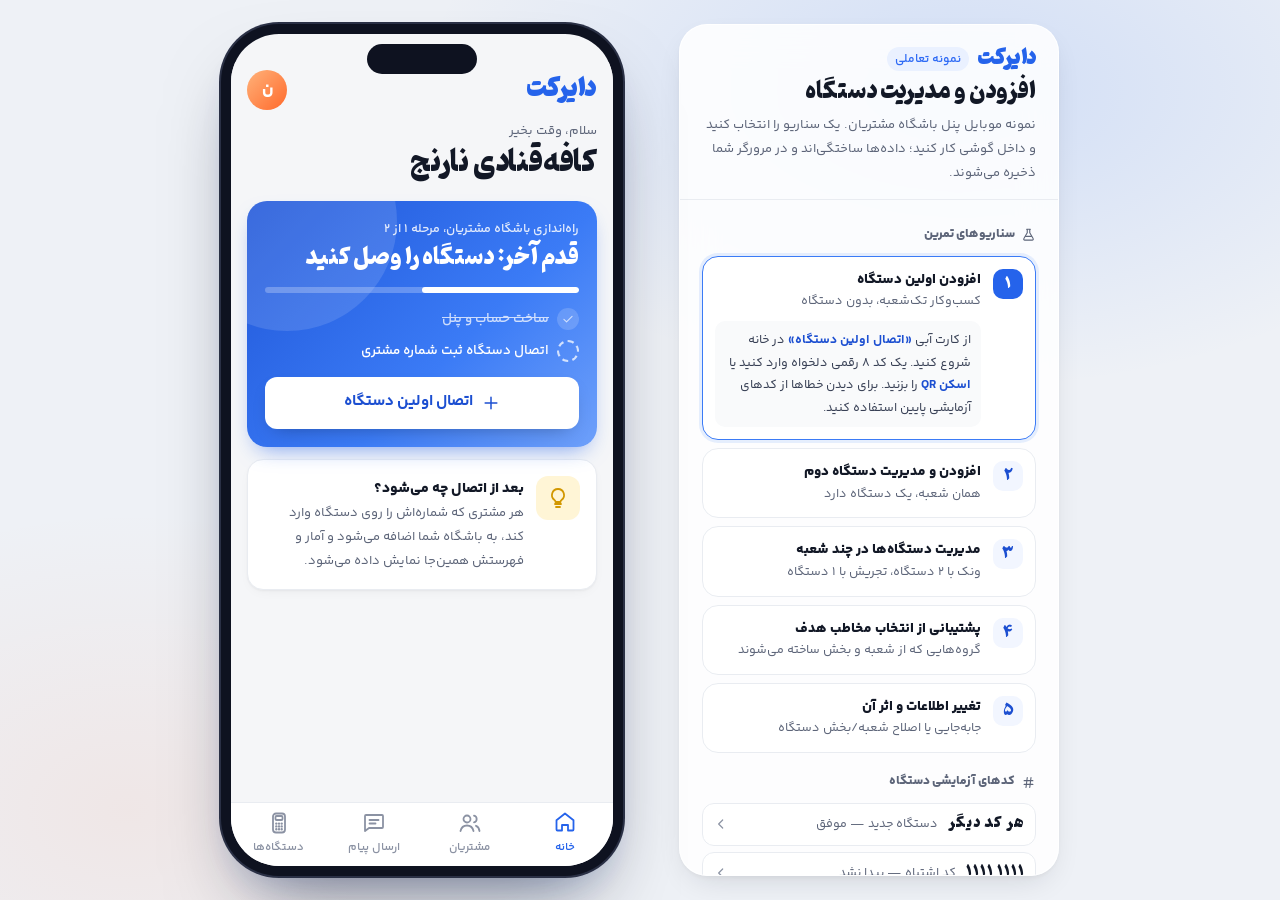
<file: index.html>
<!doctype html>
<html lang="fa" dir="rtl">
<head>
  <meta charset="utf-8">
  <meta name="viewport" content="width=device-width, initial-scale=1, viewport-fit=cover, interactive-widget=resizes-content">
  <meta name="theme-color" content="#F5F6F8">
  <meta name="description" content="نمونه تعاملی افزودن و مدیریت دستگاه‌های ثبت شماره مشتری در پنل باشگاه مشتریان دایرکت">
  <title>دایرکت · مدیریت دستگاه‌ها</title>
  <link rel="icon" href="data:image/svg+xml,%3Csvg xmlns='http://www.w3.org/2000/svg' viewBox='0 0 32 32'%3E%3Crect width='32' height='32' rx='9' fill='%232563EB'/%3E%3Crect x='10' y='6' width='12' height='20' rx='3' fill='none' stroke='white' stroke-width='2'/%3E%3Crect x='12.5' y='9' width='7' height='4' rx='1' fill='white'/%3E%3C/svg%3E">
  <link rel="preload" href="assets/fonts/yekanbakh/YekanBakh-Regular.woff2" as="font" type="font/woff2" crossorigin>
  <link rel="preload" href="assets/fonts/yekanbakh/YekanBakh-Bold.woff2" as="font" type="font/woff2" crossorigin>
  <link rel="preload" href="assets/fonts/pinar/Pinar-FD-ExtraBold.woff2" as="font" type="font/woff2" crossorigin>
  <link rel="stylesheet" href="assets/css/fonts.css">
  <link rel="stylesheet" href="assets/css/app.css">
</head>
<body>
  <div class="stage">
    <!-- نوار راهنمای نمونه (فقط موبایل) -->
    <div class="proto-strip" role="region" aria-label="راهنمای نمونه">
      <span class="proto-strip__label"><i></i><span id="strip-scn">نمونه تعاملی</span></span>
      <button class="proto-strip__btn" data-action="demo-open" aria-haspopup="dialog">سناریوها و راهنما
        <svg viewBox="0 0 24 24" fill="none" stroke="currentColor" stroke-width="2" stroke-linecap="round" stroke-linejoin="round" aria-hidden="true"><path d="M6 9.5l6 6 6-6"/></svg>
      </button>
    </div>

    <!-- پنل راهنمای نمونه (فقط دسکتاپ) -->
    <aside class="demo-panel" aria-label="راهنمای نمونه تعاملی">
      <div class="demo-panel__head">
        <div class="demo-panel__brand"><span class="brand" style="font-size:20px">دایرکت</span><span class="chip chip--sm chip--blue">نمونه تعاملی</span></div>
        <h1 class="demo-panel__title">افزودن و مدیریت دستگاه</h1>
        <p class="demo-panel__sub">نمونه موبایل پنل باشگاه مشتریان. یک سناریو را انتخاب کنید و داخل گوشی کار کنید؛ داده‌ها ساختگی‌اند و در مرورگر شما ذخیره می‌شوند.</p>
      </div>
      <div class="demo-panel__body" id="demo-body"></div>
    </aside>

    <!-- اپلیکیشن -->
    <div class="device-frame">
      <main class="app" id="app">
        <div class="screens" id="screens"></div>
        <nav class="tabbar is-hidden" id="tabbar" aria-label="بخش‌های پنل"></nav>
        <div class="toast-host" id="toast" aria-live="polite"></div>
      </main>
    </div>
  </div>

  <noscript><p style="padding:24px;font-family:Tahoma">برای اجرای این نمونه، جاوااسکریپت مرورگر را فعال کنید.</p></noscript>
  <script src="assets/js/icons.js"></script>
  <script src="assets/js/data.js"></script>
  <script src="assets/js/app.js"></script>
</body>
</html>
</file>
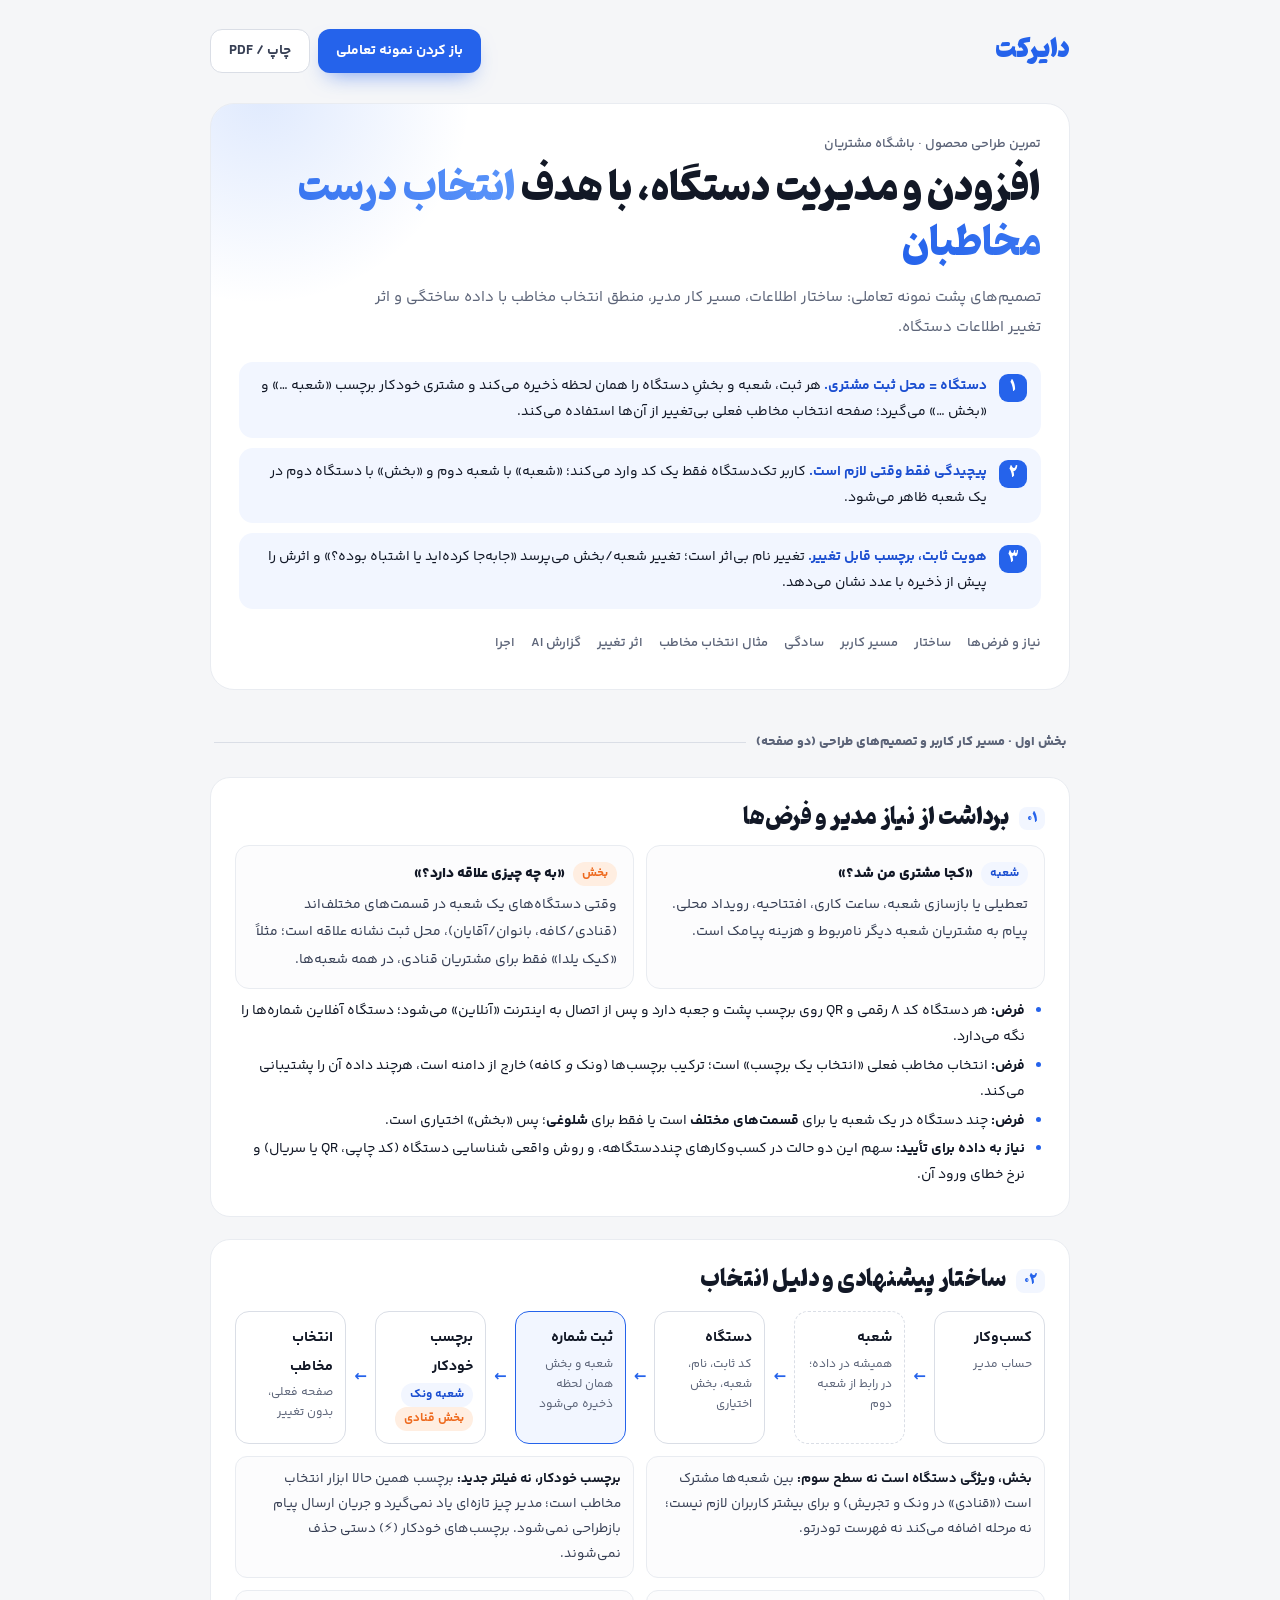
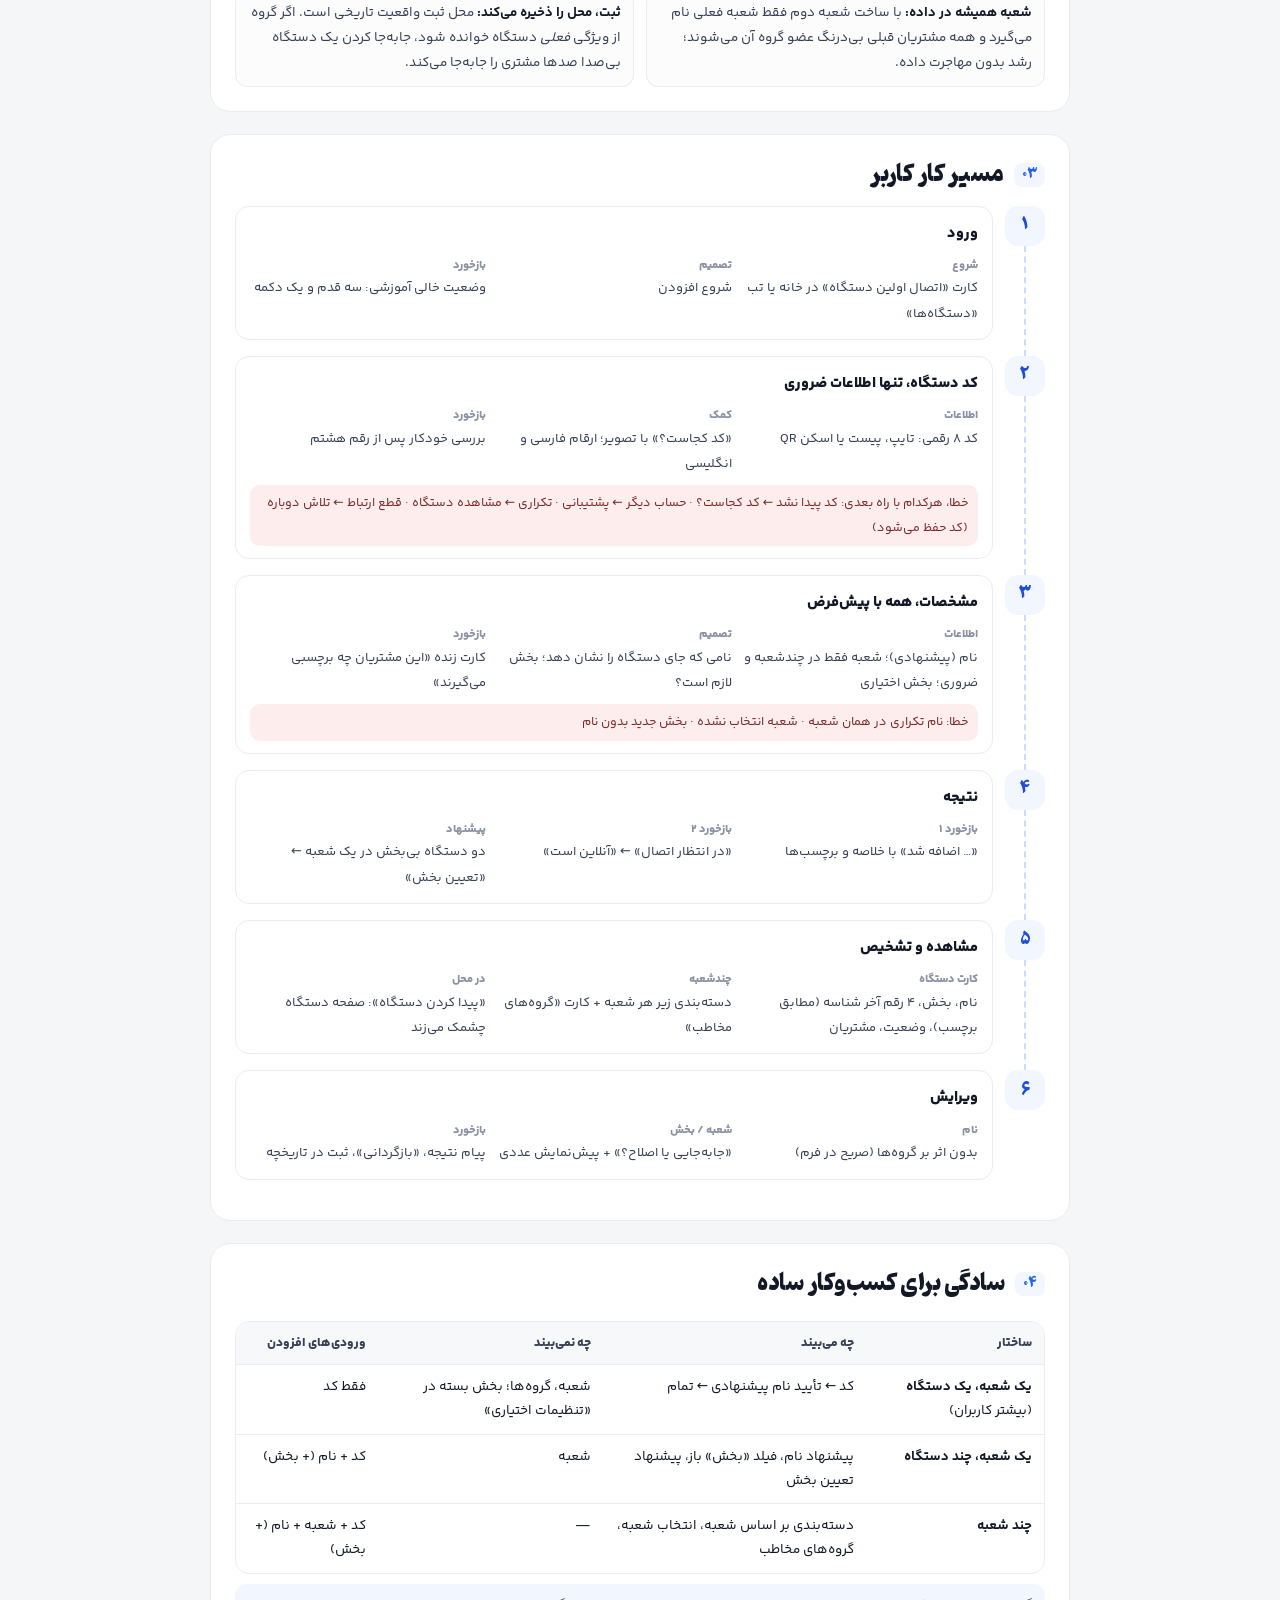
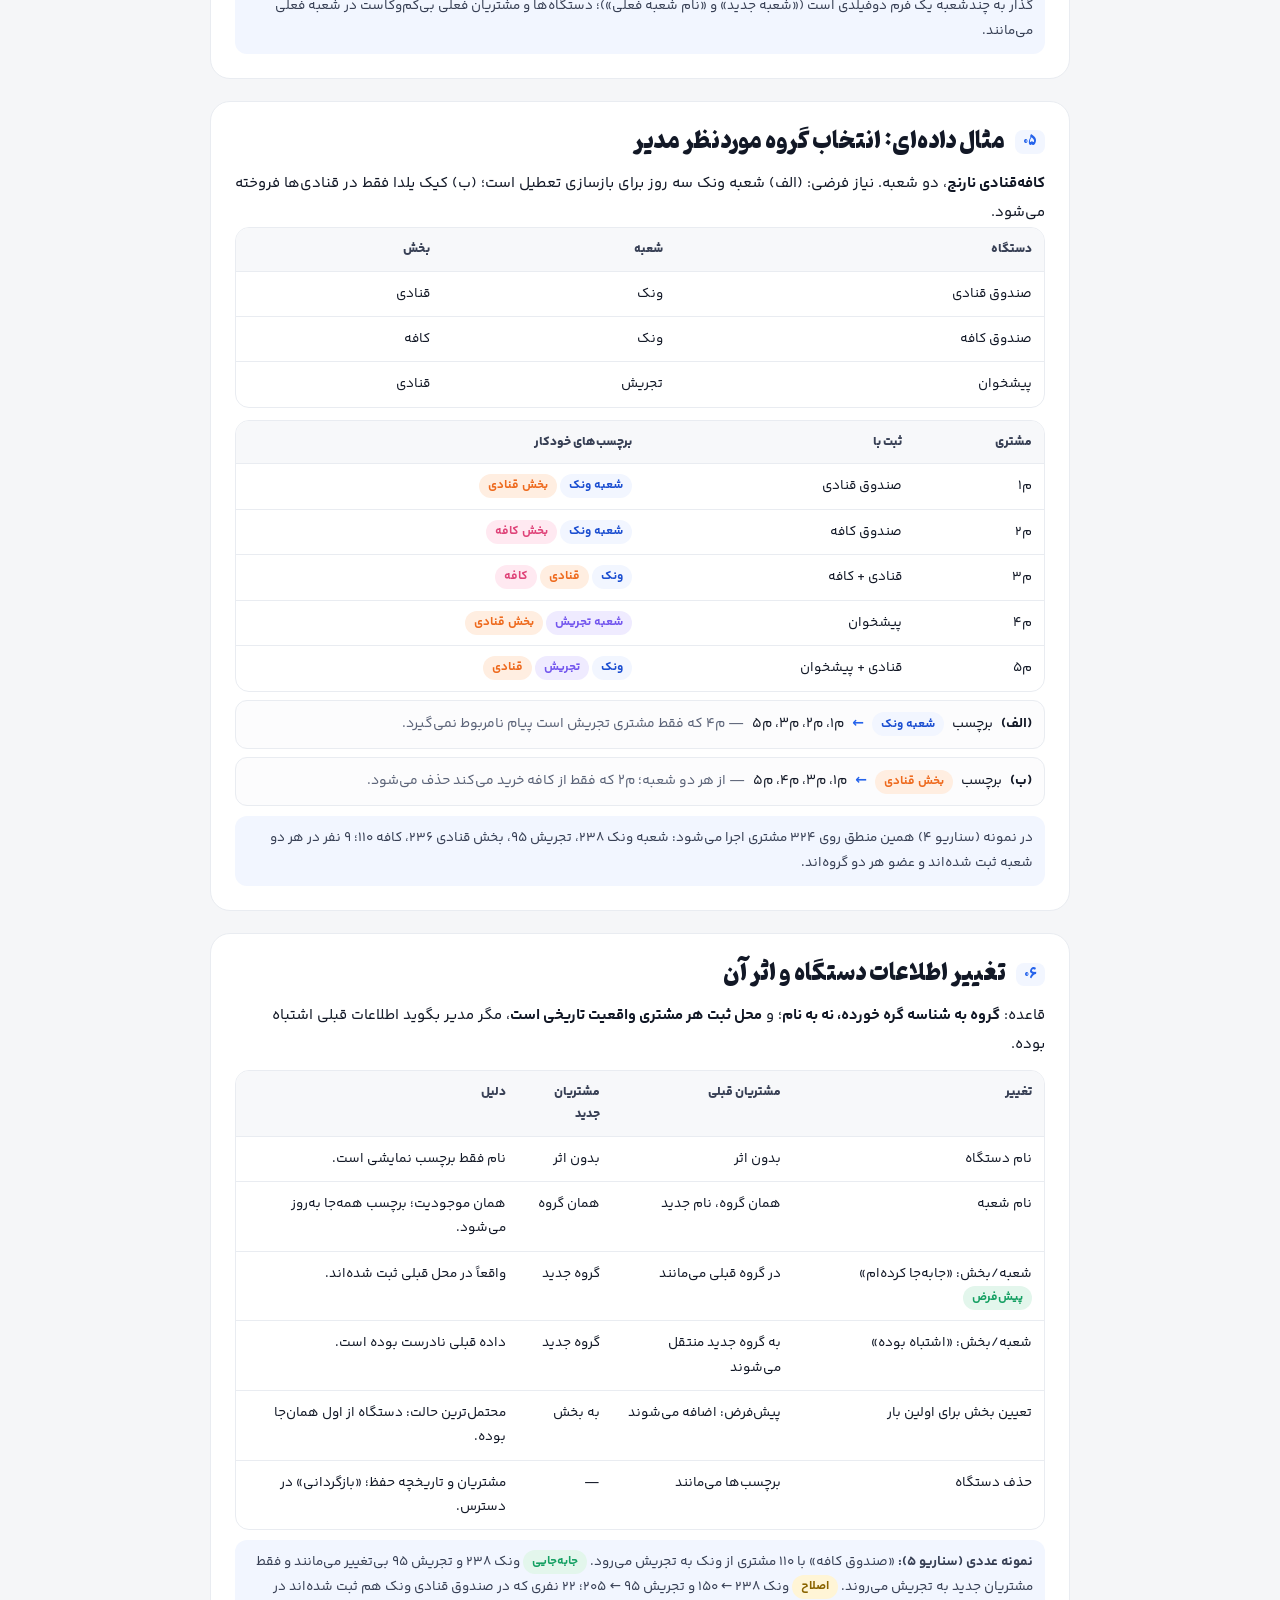
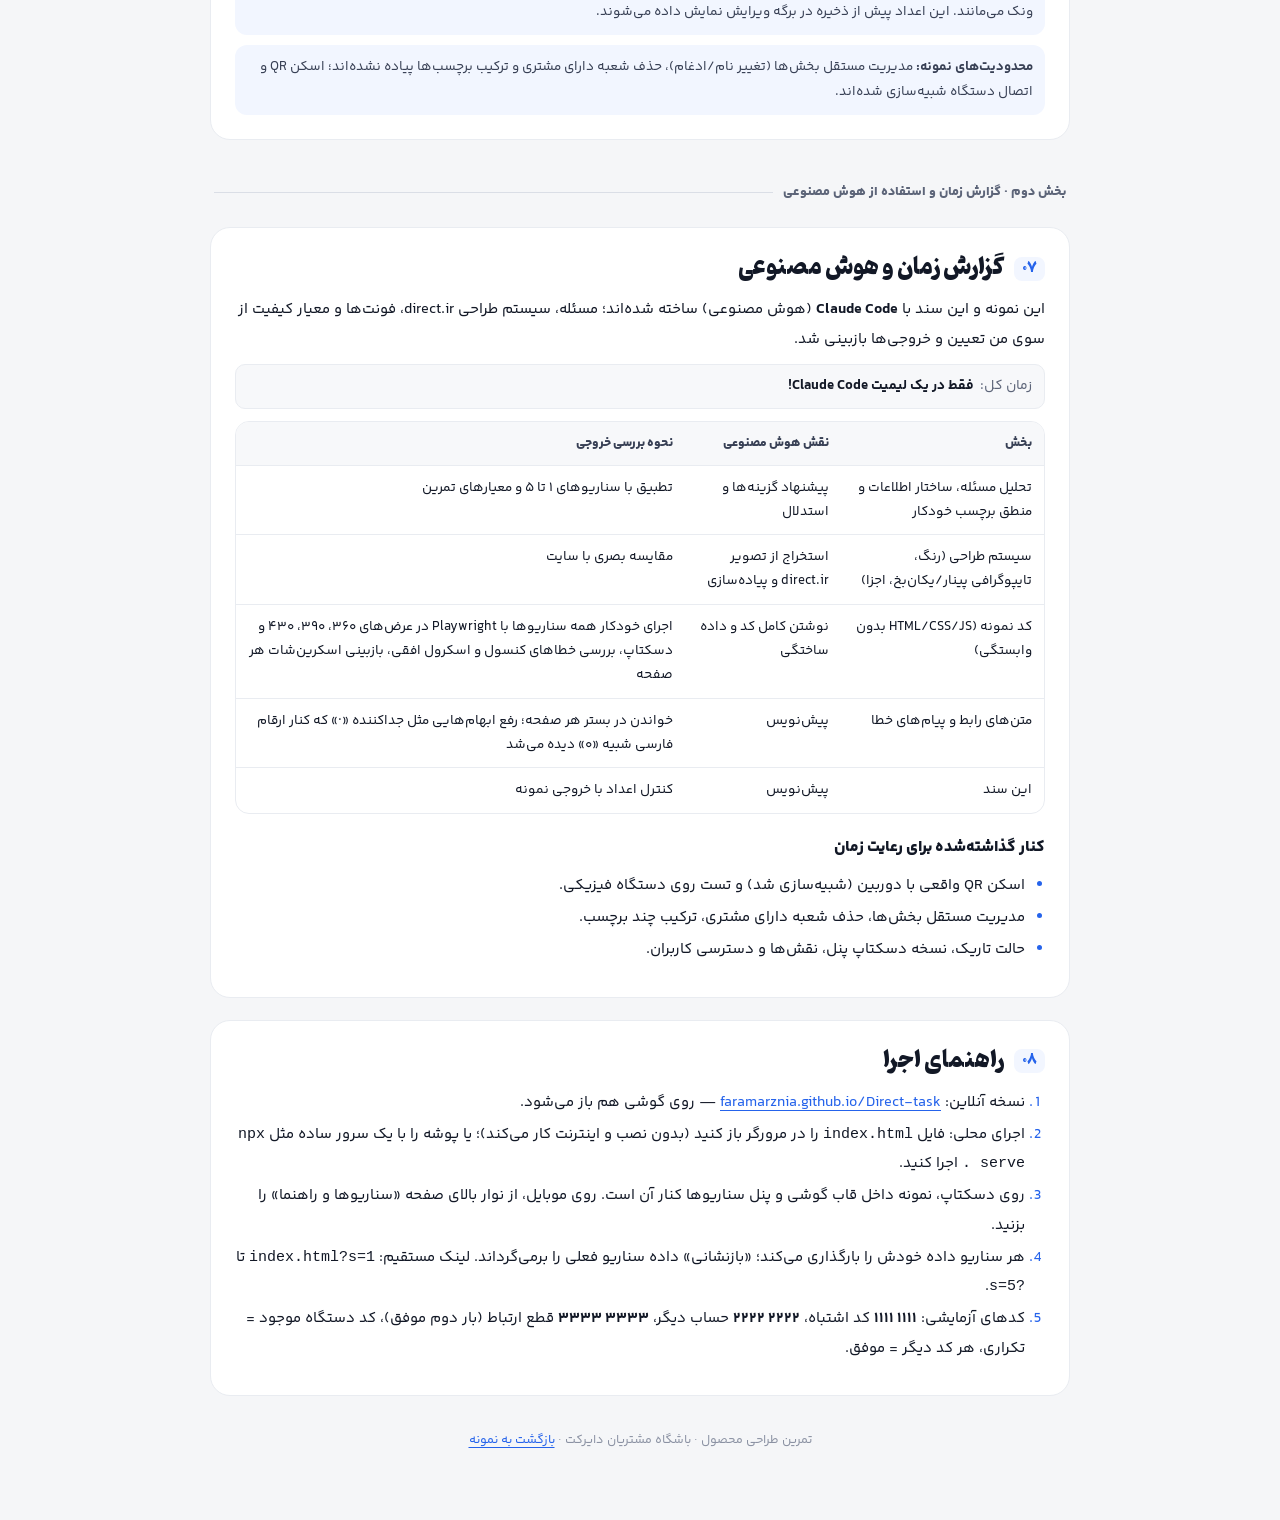
<file: docs.html>
<!doctype html>
<html lang="fa" dir="rtl">
<head>
  <meta charset="utf-8">
  <meta name="viewport" content="width=device-width, initial-scale=1">
  <meta name="theme-color" content="#F5F6F8">
  <title>دایرکت · تصمیم‌های طراحی مدیریت دستگاه</title>
  <link rel="icon" href="data:image/svg+xml,%3Csvg xmlns='http://www.w3.org/2000/svg' viewBox='0 0 32 32'%3E%3Crect width='32' height='32' rx='9' fill='%232563EB'/%3E%3Crect x='10' y='6' width='12' height='20' rx='3' fill='none' stroke='white' stroke-width='2'/%3E%3Crect x='12.5' y='9' width='7' height='4' rx='1' fill='white'/%3E%3C/svg%3E">
  <link rel="stylesheet" href="assets/css/fonts.css">
  <style>
    :root{
      --blue:#2563EB;--blue-700:#1C4FD1;--blue-50:#F2F6FF;--blue-100:#E4EDFF;--blue-200:#C9DBFF;
      --ink:#121826;--ink-700:#384055;--muted:#5D6579;--subtle:#8B92A3;--line:#E9ECF1;--line-strong:#DADEE6;
      --bg:#F5F6F8;--surface:#fff;--orange:#EE6A1E;--orange-bg:#FFEEE1;--pink:#DF4479;--pink-bg:#FFE9F1;
      --green:#15A063;--green-bg:#E3F6EC;--purple:#7356EE;--purple-bg:#EFEBFF;--yellow:#D29700;--yellow-bg:#FFF5D6;
      --display:"Pinar","YekanBakh",system-ui,sans-serif;--body:"YekanBakh",Tahoma,system-ui,sans-serif;
    }
    *{box-sizing:border-box}
    html{scroll-behavior:smooth}
    body{margin:0;background:var(--bg);color:var(--ink);font-family:var(--body);font-size:15px;line-height:1.95;-webkit-font-smoothing:antialiased}
    a{color:var(--blue);text-underline-offset:4px}
    h1,h2,h3,h4,p{margin:0}
    .wrap{max-width:900px;margin:0 auto;padding:28px 20px 64px}
    .top{display:flex;align-items:center;gap:12px;justify-content:space-between;margin-bottom:28px;flex-wrap:wrap}
    .brand{font-family:var(--display);font-weight:900;font-size:24px;color:var(--blue)}
    .btn{display:inline-flex;align-items:center;gap:8px;height:44px;padding:0 18px;border-radius:12px;font-weight:700;font-size:14px;text-decoration:none;border:0;cursor:pointer;font-family:inherit}
    .btn--primary{background:var(--blue);color:#fff;box-shadow:0 10px 22px -10px rgba(37,99,235,.65)}
    .btn--ghost{background:var(--surface);color:var(--ink-700);border:1px solid var(--line-strong)}
    .hero{background:var(--surface);border:1px solid var(--line);border-radius:24px;padding:28px;position:relative;overflow:hidden}
    .hero::before{content:"";position:absolute;width:420px;height:420px;border-radius:50%;left:-160px;top:-220px;background:radial-gradient(closest-side,rgba(59,123,246,.16),transparent)}
    .eyebrow{color:var(--muted);font-size:13px;font-weight:600}
    h1{font-family:var(--display);font-weight:800;font-size:clamp(26px,5vw,38px);line-height:1.45;margin:6px 0 10px;position:relative}
    h1 span{background:linear-gradient(90deg,#2563EB,#5B95FA);-webkit-background-clip:text;background-clip:text;color:transparent}
    .lead{color:var(--muted);max-width:680px;position:relative}
    .tldr{display:grid;gap:10px;margin-top:20px;position:relative}
    .tldr div{display:flex;gap:12px;align-items:flex-start;padding:12px 14px;border-radius:14px;background:var(--blue-50);font-size:14px;line-height:1.85}
    .tldr b{color:var(--blue-700)}
    .n{flex-shrink:0;width:28px;height:28px;border-radius:9px;display:grid;place-items:center;background:var(--blue);color:#fff;font-family:var(--display);font-weight:800;font-size:14px}
    nav.toc{display:flex;flex-wrap:wrap;gap:6px 16px;margin:22px 0 4px;font-size:13px}
    nav.toc a{color:var(--muted);text-decoration:none;font-weight:600}
    nav.toc a:hover{color:var(--blue)}
    section{margin-top:22px;background:var(--surface);border:1px solid var(--line);border-radius:20px;padding:24px}
    .part{margin:40px 4px 4px;display:flex;align-items:center;gap:10px;color:var(--muted);font-weight:800;font-size:13px}
    .part::after{content:"";flex:1;height:1px;background:var(--line-strong)}
    h2{font-family:var(--display);font-weight:800;font-size:22px;line-height:1.5;margin-bottom:10px;display:flex;align-items:center;gap:10px}
    h2 .num{font-family:var(--display);font-size:13px;color:var(--blue);background:var(--blue-50);border-radius:8px;padding:2px 8px}
    h3{font-size:16px;font-weight:800;margin:18px 0 6px}
    p + p{margin-top:8px}
    .muted{color:var(--muted)}
    ul,ol{margin:8px 0;padding-right:20px}
    li{margin:3px 0}
    li::marker{color:var(--blue)}
    .grid2{display:grid;gap:12px}
    @media(min-width:720px){.grid2{grid-template-columns:1fr 1fr}.grid2.g-data{grid-template-columns:1fr}}
    .card{border:1px solid var(--line);border-radius:14px;padding:14px 16px;background:#FCFCFD}
    .card h4{font-size:14.5px;font-weight:800;margin-bottom:4px;display:flex;align-items:center;gap:8px}
    .card p,.card li{font-size:14px;color:var(--ink-700)}
    .tag{display:inline-flex;align-items:center;gap:4px;height:24px;padding:0 9px;border-radius:999px;font-size:12px;font-weight:700;white-space:nowrap;vertical-align:1px}
    .t-blue{background:var(--blue-50);color:var(--blue-700)}.t-purple{background:var(--purple-bg);color:var(--purple)}
    .t-orange{background:var(--orange-bg);color:var(--orange)}.t-pink{background:var(--pink-bg);color:var(--pink)}
    .t-gray{background:#F0F2F5;color:var(--muted)}.t-green{background:var(--green-bg);color:var(--green)}
    .t-yellow{background:var(--yellow-bg);color:#8A6400}
    table{width:100%;border-collapse:separate;border-spacing:0;font-size:13.5px;margin-top:10px;border:1px solid var(--line);border-radius:14px;overflow:hidden}
    th,td{text-align:right;padding:10px 12px;border-bottom:1px solid var(--line);vertical-align:top;line-height:1.8}
    th{background:#F7F8FA;font-weight:800;color:var(--ink-700);font-size:12.5px}
    tr:last-child td{border-bottom:0}
    .tbl-scroll{overflow-x:auto;-webkit-overflow-scrolling:touch}
    .tbl-scroll table{min-width:560px}
    .g-data .tbl-scroll table{min-width:0}
    .g-data table{margin-top:0}
    .g-data td:first-child,.g-data th:first-child{white-space:nowrap}
    .phone{direction:ltr;unicode-bidi:isolate;font-weight:700}
    @media screen and (max-width:640px){
      .tbl-cards table{min-width:0}
      .tbl-cards thead{display:none}
      .tbl-cards table,.tbl-cards tbody,.tbl-cards tr,.tbl-cards td{display:block;width:100%}
      .tbl-cards tr{padding:10px 12px;border-bottom:1px solid var(--line)}
      .tbl-cards tr:last-child{border-bottom:0}
      .tbl-cards td{border:0;padding:2px 0}
      .tbl-cards td:first-child{font-weight:800;color:var(--ink);padding-bottom:4px}
      .tbl-cards td:not(:first-child)::before{content:attr(data-label);display:block;font-size:11.5px;font-weight:800;color:var(--subtle);line-height:1.6}
    }

    /* structure diagram */
    .chain{display:flex;flex-wrap:wrap;align-items:stretch;gap:8px;margin-top:14px}
    .node{flex:1 1 0;min-width:0;border-radius:14px;padding:12px;background:#fff;border:1.5px solid var(--line-strong);position:relative}
    .node b{display:block;font-size:14.5px}
    .node small{display:block;color:var(--muted);font-size:12px;line-height:1.7;margin-top:2px}
    .node.hidden{border-style:dashed}
    .node.key{border-color:var(--blue);background:var(--blue-50)}
    .arrow{display:flex;align-items:center;color:var(--blue);font-weight:800}
    @media(max-width:720px){.chain{flex-direction:column}.arrow{justify-content:center;transform:rotate(-90deg);height:16px}}

    /* journey */
    .journey{position:relative;margin-top:14px}
    .jstep{display:grid;grid-template-columns:40px 1fr;gap:12px;position:relative;padding-bottom:16px}
    .jstep:not(:last-child)::before{content:"";position:absolute;right:19px;top:40px;bottom:0;border-right:2px dashed var(--blue-200)}
    .jdot{width:40px;height:40px;border-radius:13px;display:grid;place-items:center;font-family:var(--display);font-weight:800;font-size:16px;background:var(--blue-50);color:var(--blue-700);position:relative;z-index:1}
    .jbody{border:1px solid var(--line);border-radius:14px;padding:12px 14px;background:#fff}
    .jbody h4{font-size:15px;font-weight:800}
    .jmeta{display:grid;gap:4px;margin-top:6px;font-size:13px;color:var(--ink-700)}
    @media(min-width:720px){.jmeta{grid-template-columns:repeat(3,1fr);gap:10px}}
    .jmeta span b{display:block;font-size:11.5px;color:var(--subtle);font-weight:800}
    .branch-alt{margin-top:8px;font-size:12.5px;color:#7A2B2B;background:#FDEDED;border-radius:10px;padding:6px 10px}

    ul.compact{margin:10px 0 0}
    ul.compact li{font-size:14px;line-height:1.85}
    .whys{margin-top:12px}
    .whys p{margin:0;font-size:13.5px;line-height:1.85;color:var(--ink-700);padding:10px 12px;border-radius:12px;background:#FCFCFD;border:1px solid var(--line)}
    .whys p b{color:var(--ink)}
    .note{margin-top:10px;font-size:13.5px;color:var(--ink-700);background:var(--blue-50);border-radius:12px;padding:10px 12px;line-height:1.85}
    .callout{border-radius:14px;padding:12px 14px;background:var(--blue-50);font-size:14px;margin-top:12px}
    .callout.warn{background:#FFF7E6}
    .callout b{color:var(--blue-700)}
    .result{display:flex;flex-wrap:wrap;gap:8px;align-items:center;padding:10px 12px;border-radius:12px;background:#FCFCFD;border:1px solid var(--line);margin-top:8px;font-size:14px}
    .result .arrow{transform:none}
    .total-time{margin:10px 0 2px;padding:8px 12px;border-radius:10px;background:#F7F8FA;border:1px solid var(--line);font-size:14px;color:var(--ink-700)}
    .total-time span{color:var(--muted);margin-left:6px}
    .total-time b{font-weight:700;color:var(--ink)}
    footer{margin-top:32px;color:var(--subtle);font-size:12.5px;text-align:center}

    @media print{
      @page{size:A4;margin:9mm 10mm}
      body{background:#fff;font-size:8.6pt;line-height:1.55;-webkit-print-color-adjust:exact;print-color-adjust:exact}
      .wrap{max-width:none;padding:0}
      .top{display:none}
      nav.toc{display:none}
      .hero{border:0;padding:0;border-radius:0}
      .hero::before{display:none}
      h1{font-size:17pt;margin:0 0 2px;line-height:1.35}
      .eyebrow{font-size:7.5pt}
      .lead{font-size:8.4pt}
      .tldr{grid-template-columns:1fr 1fr 1fr;gap:6px;margin-top:6px}
      .tldr div{padding:6px 8px;font-size:7.8pt;line-height:1.55;gap:6px;border-radius:8px}
      .n{width:18px;height:18px;font-size:8pt;border-radius:6px}
      section{border:0;padding:0;margin-top:7px;border-radius:0;background:none}
      .part{margin:8px 0 2px;font-size:7.5pt;break-before:page}
      .part.first{break-before:auto}
      h2{font-size:11pt;margin-bottom:3px;line-height:1.35}
      h2 .num{font-size:7.5pt;padding:0 5px}
      h3{font-size:9pt;margin:6px 0 2px}
      .grid2{grid-template-columns:1fr 1fr;gap:6px}
      .g-data{grid-template-columns:2fr 3fr}
      .card{padding:6px 9px;border-radius:8px}
      .card h4{font-size:8.6pt;margin-bottom:0}
      .card p,.card li{font-size:8pt;line-height:1.55}
      ul,ol{margin:3px 0;padding-right:14px}
      li{margin:1px 0}
      ul.compact{margin-top:4px}
      ul.compact li{font-size:8pt;line-height:1.55}
      .whys{margin-top:6px}
      .whys p{font-size:7.8pt;line-height:1.55;padding:5px 8px;border-radius:8px}
      .note{font-size:7.9pt;line-height:1.55;padding:5px 8px;margin-top:5px;border-radius:8px}
      .chain{flex-direction:row;gap:4px;margin-top:4px}
      .node{padding:5px 7px;border-radius:8px}
      .node b{font-size:8.4pt}
      .node small{font-size:7pt;line-height:1.45}
      .arrow{transform:none;height:auto}
      .tag{height:16px;font-size:7pt;padding:0 5px}
      .journey{margin-top:4px;display:grid;grid-template-columns:1fr 1fr;gap:5px 8px}
      .jstep{grid-template-columns:20px 1fr;gap:5px;padding-bottom:0}
      .jstep::before{display:none}
      .jdot{width:20px;height:20px;font-size:8pt;border-radius:6px}
      .jbody{padding:5px 8px;border-radius:8px}
      .jbody h4{font-size:8.6pt}
      .jmeta{grid-template-columns:1fr;gap:1px;margin-top:2px;font-size:7.6pt;line-height:1.5}
      .jmeta span b{display:inline;font-size:7.2pt;margin-left:4px}
      .branch-alt{font-size:7.3pt;padding:3px 6px;margin-top:3px;line-height:1.5;border-radius:6px}
      table{font-size:7.8pt;margin-top:4px;border-radius:8px}
      th,td{padding:3px 7px;line-height:1.5}
      th{font-size:7.6pt}
      .tbl-scroll{overflow:visible}
      .tbl-scroll table{min-width:0}
      .result{padding:4px 8px;margin-top:4px;font-size:8pt;border-radius:8px}
      .callout{padding:6px 9px;font-size:8pt;margin-top:6px;border-radius:8px}
      .jstep,.card,table,.callout,.node,.result,.note{break-inside:avoid}
      #simple{break-inside:avoid}
      h2{break-after:avoid}
      #ai,#run{font-size:9pt}
      .total-time{padding:4px 8px;border-radius:6px;margin:6px 0 2px;font-size:9pt}
      footer{display:none}
    }
  </style>
</head>
<body>
<main class="wrap">
  <div class="top">
    <span class="brand">دایرکت</span>
    <div style="display:flex;gap:8px;flex-wrap:wrap">
      <a class="btn btn--primary" href="index.html">باز کردن نمونه تعاملی</a>
      <button class="btn btn--ghost" onclick="window.print()">چاپ / PDF</button>
    </div>
  </div>

  <header class="hero">
    <p class="eyebrow">تمرین طراحی محصول · باشگاه مشتریان</p>
    <h1>افزودن و مدیریت دستگاه، با هدف <span>انتخاب درست مخاطبان</span></h1>
    <p class="lead">تصمیم‌های پشت نمونه تعاملی: ساختار اطلاعات، مسیر کار مدیر، منطق انتخاب مخاطب با داده ساختگی و اثر تغییر اطلاعات دستگاه.</p>
    <div class="tldr">
      <div><span class="n">۱</span><span><b>دستگاه = محل ثبت مشتری.</b> هر ثبت، شعبه و بخشِ دستگاه را همان لحظه ذخیره می‌کند و مشتری خودکار برچسب «شعبه …» و «بخش …» می‌گیرد؛ صفحه انتخاب مخاطب فعلی بی‌تغییر از آن‌ها استفاده می‌کند.</span></div>
      <div><span class="n">۲</span><span><b>پیچیدگی فقط وقتی لازم است.</b> کاربر تک‌دستگاه فقط یک کد وارد می‌کند؛ «شعبه» با شعبه دوم و «بخش» با دستگاه دوم در یک شعبه ظاهر می‌شود.</span></div>
      <div><span class="n">۳</span><span><b>هویت ثابت، برچسب قابل تغییر.</b> تغییر نام بی‌اثر است؛ تغییر شعبه/بخش می‌پرسد «جابه‌جا کرده‌اید یا اشتباه بوده؟» و اثرش را پیش از ذخیره با عدد نشان می‌دهد.</span></div>
    </div>
    <nav class="toc" aria-label="فهرست">
      <a href="#need">نیاز و فرض‌ها</a><a href="#structure">ساختار</a><a href="#journey">مسیر کاربر</a><a href="#simple">سادگی</a>
      <a href="#audience">مثال انتخاب مخاطب</a><a href="#change">اثر تغییر</a><a href="#ai">گزارش AI</a><a href="#run">اجرا</a>
    </nav>
  </header>

  <p class="part first">بخش اول · مسیر کار کاربر و تصمیم‌های طراحی (دو صفحه)</p>

  <section id="need">
    <h2><span class="num">۰۱</span>برداشت از نیاز مدیر و فرض‌ها</h2>
    <div class="grid2">
      <div class="card"><h4><span class="tag t-blue">شعبه</span>«کجا مشتری من شد؟»</h4><p>تعطیلی یا بازسازی شعبه، ساعت کاری، افتتاحیه، رویداد محلی. پیام به مشتریان شعبه دیگر نامربوط و هزینه پیامک است.</p></div>
      <div class="card"><h4><span class="tag t-orange">بخش</span>«به چه چیزی علاقه دارد؟»</h4><p>وقتی دستگاه‌های یک شعبه در قسمت‌های مختلف‌اند (قنادی/کافه، بانوان/آقایان)، محل ثبت نشانه علاقه است؛ مثلاً «کیک یلدا» فقط برای مشتریان قنادی، در همه شعبه‌ها.</p></div>
    </div>
    <ul class="compact">
      <li><b>فرض:</b> هر دستگاه کد ۸ رقمی و QR روی برچسب پشت و جعبه دارد و پس از اتصال به اینترنت «آنلاین» می‌شود؛ دستگاه آفلاین شماره‌ها را نگه می‌دارد.</li>
      <li><b>فرض:</b> انتخاب مخاطب فعلی «انتخاب یک برچسب» است؛ ترکیب برچسب‌ها (ونک <i>و</i> کافه) خارج از دامنه است، هرچند داده آن را پشتیبانی می‌کند.</li>
      <li><b>فرض:</b> چند دستگاه در یک شعبه یا برای <b>قسمت‌های مختلف</b> است یا فقط برای <b>شلوغی</b>؛ پس «بخش» اختیاری است.</li>
      <li><b>نیاز به داده برای تأیید:</b> سهم این دو حالت در کسب‌وکارهای چنددستگاهه، و روش واقعی شناسایی دستگاه (کد چاپی، QR یا سریال) و نرخ خطای ورود آن.</li>
    </ul>
  </section>

  <section id="structure">
    <h2><span class="num">۰۲</span>ساختار پیشنهادی و دلیل انتخاب</h2>
    <div class="chain" role="img" aria-label="کسب‌وکار، شعبه، دستگاه، ثبت شماره، برچسب خودکار، انتخاب مخاطب">
      <div class="node"><b>کسب‌وکار</b><small>حساب مدیر</small></div><div class="arrow">←</div>
      <div class="node hidden"><b>شعبه</b><small>همیشه در داده؛ در رابط از شعبه دوم</small></div><div class="arrow">←</div>
      <div class="node"><b>دستگاه</b><small>کد ثابت، نام، شعبه، بخش اختیاری</small></div><div class="arrow">←</div>
      <div class="node key"><b>ثبت شماره</b><small>شعبه و بخش همان لحظه ذخیره می‌شود</small></div><div class="arrow">←</div>
      <div class="node"><b>برچسب خودکار</b><small><span class="tag t-blue">شعبه ونک</span> <span class="tag t-orange">بخش قنادی</span></small></div><div class="arrow">←</div>
      <div class="node"><b>انتخاب مخاطب</b><small>صفحه فعلی، بدون تغییر</small></div>
    </div>
    <div class="grid2 whys">
      <p><b>بخش، ویژگی دستگاه است نه سطح سوم:</b> بین شعبه‌ها مشترک است («قنادی» در ونک و تجریش) و برای بیشتر کاربران لازم نیست؛ نه مرحله اضافه می‌کند نه فهرست تودرتو.</p>
      <p><b>برچسب خودکار، نه فیلتر جدید:</b> برچسب همین حالا ابزار انتخاب مخاطب است؛ مدیر چیز تازه‌ای یاد نمی‌گیرد و جریان ارسال پیام بازطراحی نمی‌شود. برچسب‌های خودکار (⚡) دستی حذف نمی‌شوند.</p>
      <p><b>شعبه همیشه در داده:</b> با ساخت شعبه دوم فقط شعبه فعلی نام می‌گیرد و همه مشتریان قبلی بی‌درنگ عضو گروه آن می‌شوند؛ رشد بدون مهاجرت داده.</p>
      <p><b>ثبت، محل را ذخیره می‌کند:</b> محل ثبت واقعیت تاریخی است. اگر گروه از ویژگی <i>فعلی</i> دستگاه خوانده شود، جابه‌جا کردن یک دستگاه بی‌صدا صدها مشتری را جابه‌جا می‌کند.</p>
    </div>
  </section>

  <section id="journey">
    <h2><span class="num">۰۳</span>مسیر کار کاربر</h2>
    <div class="journey">
      <div class="jstep"><span class="jdot">۱</span><div class="jbody"><h4>ورود</h4>
        <div class="jmeta"><span><b>شروع</b>کارت «اتصال اولین دستگاه» در خانه یا تب «دستگاه‌ها»</span><span><b>تصمیم</b>شروع افزودن</span><span><b>بازخورد</b>وضعیت خالی آموزشی: سه قدم و یک دکمه</span></div></div></div>
      <div class="jstep"><span class="jdot">۲</span><div class="jbody"><h4>کد دستگاه، تنها اطلاعات ضروری</h4>
        <div class="jmeta"><span><b>اطلاعات</b>کد ۸ رقمی: تایپ، پیست یا اسکن QR</span><span><b>کمک</b>«کد کجاست؟» با تصویر؛ ارقام فارسی و انگلیسی</span><span><b>بازخورد</b>بررسی خودکار پس از رقم هشتم</span></div>
        <p class="branch-alt">خطا، هرکدام با راه بعدی: کد پیدا نشد ← کد کجاست؟ · حساب دیگر ← پشتیبانی · تکراری ← مشاهده دستگاه · قطع ارتباط ← تلاش دوباره (کد حفظ می‌شود)</p></div></div>
      <div class="jstep"><span class="jdot">۳</span><div class="jbody"><h4>مشخصات، همه با پیش‌فرض</h4>
        <div class="jmeta"><span><b>اطلاعات</b>نام (پیشنهادی)؛ شعبه فقط در چندشعبه و ضروری؛ بخش اختیاری</span><span><b>تصمیم</b>نامی که جای دستگاه را نشان دهد؛ بخش لازم است؟</span><span><b>بازخورد</b>کارت زنده «این مشتریان چه برچسبی می‌گیرند»</span></div>
        <p class="branch-alt">خطا: نام تکراری در همان شعبه · شعبه انتخاب نشده · بخش جدید بدون نام</p></div></div>
      <div class="jstep"><span class="jdot">۴</span><div class="jbody"><h4>نتیجه</h4>
        <div class="jmeta"><span><b>بازخورد ۱</b>«… اضافه شد» با خلاصه و برچسب‌ها</span><span><b>بازخورد ۲</b>«در انتظار اتصال» ← «آنلاین است»</span><span><b>پیشنهاد</b>دو دستگاه بی‌بخش در یک شعبه ← «تعیین بخش»</span></div></div></div>
      <div class="jstep"><span class="jdot">۵</span><div class="jbody"><h4>مشاهده و تشخیص</h4>
        <div class="jmeta"><span><b>کارت دستگاه</b>نام، بخش، ۴ رقم آخر شناسه (مطابق برچسب)، وضعیت، مشتریان</span><span><b>چندشعبه</b>دسته‌بندی زیر هر شعبه + کارت «گروه‌های مخاطب»</span><span><b>در محل</b>«پیدا کردن دستگاه»: صفحه دستگاه چشمک می‌زند</span></div></div></div>
      <div class="jstep"><span class="jdot">۶</span><div class="jbody"><h4>ویرایش</h4>
        <div class="jmeta"><span><b>نام</b>بدون اثر بر گروه‌ها (صریح در فرم)</span><span><b>شعبه / بخش</b>«جابه‌جایی یا اصلاح؟» + پیش‌نمایش عددی</span><span><b>بازخورد</b>پیام نتیجه، «بازگردانی»، ثبت در تاریخچه</span></div></div></div>
    </div>
  </section>

  <section id="simple">
    <h2><span class="num">۰۴</span>سادگی برای کسب‌وکار ساده</h2>
    <div class="tbl-scroll tbl-cards"><table>
      <thead><tr><th>ساختار</th><th>چه می‌بیند</th><th>چه نمی‌بیند</th><th>ورودی‌های افزودن</th></tr></thead>
      <tbody>
        <tr><td data-label="ساختار"><b>یک شعبه، یک دستگاه</b> (بیشتر کاربران)</td><td data-label="چه می‌بیند">کد ← تأیید نام پیشنهادی ← تمام</td><td data-label="چه نمی‌بیند">شعبه، گروه‌ها؛ بخش بسته در «تنظیمات اختیاری»</td><td data-label="ورودی‌های افزودن">فقط کد</td></tr>
        <tr><td data-label="ساختار"><b>یک شعبه، چند دستگاه</b></td><td data-label="چه می‌بیند">پیشنهاد نام، فیلد «بخش» باز، پیشنهاد تعیین بخش</td><td data-label="چه نمی‌بیند">شعبه</td><td data-label="ورودی‌های افزودن">کد + نام (+ بخش)</td></tr>
        <tr><td data-label="ساختار"><b>چند شعبه</b></td><td data-label="چه می‌بیند">دسته‌بندی بر اساس شعبه، انتخاب شعبه، گروه‌های مخاطب</td><td data-label="چه نمی‌بیند">—</td><td data-label="ورودی‌های افزودن">کد + شعبه + نام (+ بخش)</td></tr>
      </tbody>
    </table></div>
    <p class="note">گذار به چندشعبه یک فرم دوفیلدی است («شعبه جدید» و «نام شعبه فعلی»)؛ دستگاه‌ها و مشتریان فعلی بی‌کم‌وکاست در شعبه فعلی می‌مانند.</p>
  </section>

  <section id="audience">
    <h2><span class="num">۰۵</span>مثال داده‌ای: انتخاب گروه موردنظر مدیر</h2>
    <p><b>کافه‌قنادی نارنج</b>، دو شعبه. نیاز فرضی: (الف) شعبه ونک سه روز برای بازسازی تعطیل است؛ (ب) کیک یلدا فقط در قنادی‌ها فروخته می‌شود.</p>
    <div class="grid2 g-data">
      <div class="tbl-scroll"><table><thead><tr><th>دستگاه</th><th>شعبه</th><th>بخش</th></tr></thead><tbody>
        <tr><td>صندوق قنادی</td><td>ونک</td><td>قنادی</td></tr>
        <tr><td>صندوق کافه</td><td>ونک</td><td>کافه</td></tr>
        <tr><td>پیشخوان</td><td>تجریش</td><td>قنادی</td></tr>
      </tbody></table></div>
      <div class="tbl-scroll"><table><thead><tr><th>مشتری</th><th>ثبت با</th><th>برچسب‌های خودکار</th></tr></thead><tbody>
        <tr><td>م۱</td><td>صندوق قنادی</td><td><span class="tag t-blue">شعبه ونک</span> <span class="tag t-orange">بخش قنادی</span></td></tr>
        <tr><td>م۲</td><td>صندوق کافه</td><td><span class="tag t-blue">شعبه ونک</span> <span class="tag t-pink">بخش کافه</span></td></tr>
        <tr><td>م۳</td><td>قنادی + کافه</td><td><span class="tag t-blue">ونک</span> <span class="tag t-orange">قنادی</span> <span class="tag t-pink">کافه</span></td></tr>
        <tr><td>م۴</td><td>پیشخوان</td><td><span class="tag t-purple">شعبه تجریش</span> <span class="tag t-orange">بخش قنادی</span></td></tr>
        <tr><td>م۵</td><td>قنادی + پیشخوان</td><td><span class="tag t-blue">ونک</span> <span class="tag t-purple">تجریش</span> <span class="tag t-orange">قنادی</span></td></tr>
      </tbody></table></div>
    </div>
    <div class="result"><b>(الف)</b> برچسب <span class="tag t-blue">شعبه ونک</span> <span class="arrow">←</span> م۱، م۲، م۳، م۵ <span class="muted">— م۴ که فقط مشتری تجریش است پیام نامربوط نمی‌گیرد.</span></div>
    <div class="result"><b>(ب)</b> برچسب <span class="tag t-orange">بخش قنادی</span> <span class="arrow">←</span> م۱، م۳، م۴، م۵ <span class="muted">— از هر دو شعبه؛ م۲ که فقط از کافه خرید می‌کند حذف می‌شود.</span></div>
    <p class="note">در نمونه (سناریو ۴) همین منطق روی ۳۲۴ مشتری اجرا می‌شود: شعبه ونک ۲۳۸، تجریش ۹۵، بخش قنادی ۲۳۶، کافه ۱۱۰؛ ۹ نفر در هر دو شعبه ثبت شده‌اند و عضو هر دو گروه‌اند.</p>
  </section>

  <section id="change">
    <h2><span class="num">۰۶</span>تغییر اطلاعات دستگاه و اثر آن</h2>
    <p>قاعده: <b>گروه به شناسه گره خورده، نه به نام</b>؛ و <b>محل ثبت هر مشتری واقعیت تاریخی است</b>، مگر مدیر بگوید اطلاعات قبلی اشتباه بوده.</p>
    <div class="tbl-scroll tbl-cards"><table>
      <thead><tr><th>تغییر</th><th>مشتریان قبلی</th><th>مشتریان جدید</th><th>دلیل</th></tr></thead>
      <tbody>
        <tr><td data-label="تغییر">نام دستگاه</td><td data-label="مشتریان قبلی">بدون اثر</td><td data-label="مشتریان جدید">بدون اثر</td><td data-label="دلیل">نام فقط برچسب نمایشی است.</td></tr>
        <tr><td data-label="تغییر">نام شعبه</td><td data-label="مشتریان قبلی">همان گروه، نام جدید</td><td data-label="مشتریان جدید">همان گروه</td><td data-label="دلیل">همان موجودیت؛ برچسب همه‌جا به‌روز می‌شود.</td></tr>
        <tr><td data-label="تغییر">شعبه/بخش: «جابه‌جا کرده‌ام» <span class="tag t-green">پیش‌فرض</span></td><td data-label="مشتریان قبلی">در گروه قبلی می‌مانند</td><td data-label="مشتریان جدید">گروه جدید</td><td data-label="دلیل">واقعاً در محل قبلی ثبت شده‌اند.</td></tr>
        <tr><td data-label="تغییر">شعبه/بخش: «اشتباه بوده»</td><td data-label="مشتریان قبلی">به گروه جدید منتقل می‌شوند</td><td data-label="مشتریان جدید">گروه جدید</td><td data-label="دلیل">داده قبلی نادرست بوده است.</td></tr>
        <tr><td data-label="تغییر">تعیین بخش برای اولین بار</td><td data-label="مشتریان قبلی">پیش‌فرض: اضافه می‌شوند</td><td data-label="مشتریان جدید">به بخش</td><td data-label="دلیل">محتمل‌ترین حالت: دستگاه از اول همان‌جا بوده.</td></tr>
        <tr><td data-label="تغییر">حذف دستگاه</td><td data-label="مشتریان قبلی">برچسب‌ها می‌مانند</td><td data-label="مشتریان جدید">—</td><td data-label="دلیل">مشتریان و تاریخچه حفظ؛ «بازگردانی» در دسترس.</td></tr>
      </tbody>
    </table></div>
    <p class="note"><b>نمونه عددی (سناریو ۵):</b> «صندوق کافه» با ۱۱۰ مشتری از ونک به تجریش می‌رود. <span class="tag t-green">جابه‌جایی</span> ونک ۲۳۸ و تجریش ۹۵ بی‌تغییر می‌مانند و فقط مشتریان جدید به تجریش می‌روند. <span class="tag t-yellow">اصلاح</span> ونک ۲۳۸ ← ۱۵۰ و تجریش ۹۵ ← ۲۰۵؛ ۲۲ نفری که در صندوق قنادی ونک هم ثبت شده‌اند در ونک می‌مانند. این اعداد پیش از ذخیره در برگه ویرایش نمایش داده می‌شوند.</p>
    <p class="note"><b>محدودیت‌های نمونه:</b> مدیریت مستقل بخش‌ها (تغییر نام/ادغام)، حذف شعبه دارای مشتری و ترکیب برچسب‌ها پیاده نشده‌اند؛ اسکن QR و اتصال دستگاه شبیه‌سازی شده‌اند.</p>
  </section>

  <p class="part">بخش دوم · گزارش زمان و استفاده از هوش مصنوعی</p>

  <section id="ai">
    <h2><span class="num">۰۷</span>گزارش زمان و هوش مصنوعی</h2>
    <p>این نمونه و این سند با <b>Claude Code</b> (هوش مصنوعی) ساخته شده‌اند؛ مسئله، سیستم طراحی direct.ir، فونت‌ها و معیار کیفیت از سوی من تعیین و خروجی‌ها بازبینی شد.</p>
    <p class="total-time"><span>زمان کل:</span><b>فقط در یک لیمیت Claude Code!</b></p>
    <div class="tbl-scroll tbl-cards"><table>
      <thead><tr><th>بخش</th><th>نقش هوش مصنوعی</th><th>نحوه بررسی خروجی</th></tr></thead>
      <tbody>
        <tr><td data-label="بخش">تحلیل مسئله، ساختار اطلاعات و منطق برچسب خودکار</td><td data-label="نقش هوش مصنوعی">پیشنهاد گزینه‌ها و استدلال</td><td data-label="نحوه بررسی خروجی">تطبیق با سناریوهای ۱ تا ۵ و معیارهای تمرین</td></tr>
        <tr><td data-label="بخش">سیستم طراحی (رنگ، تایپوگرافی پینار/یکان‌بخ، اجزا)</td><td data-label="نقش هوش مصنوعی">استخراج از تصویر direct.ir و پیاده‌سازی</td><td data-label="نحوه بررسی خروجی">مقایسه بصری با سایت</td></tr>
        <tr><td data-label="بخش">کد نمونه (HTML/CSS/JS بدون وابستگی)</td><td data-label="نقش هوش مصنوعی">نوشتن کامل کد و داده ساختگی</td><td data-label="نحوه بررسی خروجی">اجرای خودکار همه سناریوها با Playwright در عرض‌های ۳۶۰، ۳۹۰، ۴۳۰ و دسکتاپ، بررسی خطاهای کنسول و اسکرول افقی، بازبینی اسکرین‌شات هر صفحه</td></tr>
        <tr><td data-label="بخش">متن‌های رابط و پیام‌های خطا</td><td data-label="نقش هوش مصنوعی">پیش‌نویس</td><td data-label="نحوه بررسی خروجی">خواندن در بستر هر صفحه؛ رفع ابهام‌هایی مثل جداکننده «·» که کنار ارقام فارسی شبیه «۰» دیده می‌شد</td></tr>
        <tr><td data-label="بخش">این سند</td><td data-label="نقش هوش مصنوعی">پیش‌نویس</td><td data-label="نحوه بررسی خروجی">کنترل اعداد با خروجی نمونه</td></tr>
      </tbody>
    </table></div>
    <h3>کنار گذاشته‌شده برای رعایت زمان</h3>
    <ul>
      <li>اسکن QR واقعی با دوربین (شبیه‌سازی شد) و تست روی دستگاه فیزیکی.</li>
      <li>مدیریت مستقل بخش‌ها، حذف شعبه دارای مشتری، ترکیب چند برچسب.</li>
      <li>حالت تاریک، نسخه دسکتاپ پنل، نقش‌ها و دسترسی کاربران.</li>
    </ul>
  </section>

  <section id="run">
    <h2><span class="num">۰۸</span>راهنمای اجرا</h2>
    <ol>
      <li>نسخه آنلاین: <a href="https://faramarznia.github.io/Direct-task/">faramarznia.github.io/Direct-task</a> — روی گوشی هم باز می‌شود.</li>
      <li>اجرای محلی: فایل <code>index.html</code> را در مرورگر باز کنید (بدون نصب و اینترنت کار می‌کند)؛ یا پوشه را با یک سرور ساده مثل <code>npx serve .</code> اجرا کنید.</li>
      <li>روی دسکتاپ، نمونه داخل قاب گوشی و پنل سناریوها کنار آن است. روی موبایل، از نوار بالای صفحه «سناریوها و راهنما» را بزنید.</li>
      <li>هر سناریو داده خودش را بارگذاری می‌کند؛ «بازنشانی» داده سناریو فعلی را برمی‌گرداند. لینک مستقیم: <code>index.html?s=1</code> تا <code>?s=5</code>.</li>
      <li>کدهای آزمایشی: <span class="phone">۱۱۱۱ ۱۱۱۱</span> کد اشتباه، <span class="phone">۲۲۲۲ ۲۲۲۲</span> حساب دیگر، <span class="phone">۳۳۳۳ ۳۳۳۳</span> قطع ارتباط (بار دوم موفق)، کد دستگاه موجود = تکراری، هر کد دیگر = موفق.</li>
    </ol>
  </section>

  <footer>تمرین طراحی محصول · باشگاه مشتریان دایرکت · <a href="index.html">بازگشت به نمونه</a></footer>
</main>
</body>
</html>
</file>
<file: assets/css/fonts.css>
/* Yekan Bakh — عنوان‌ها و متن */
@font-face{font-family:"YekanBakh";font-style:normal;font-weight:300;font-display:swap;src:url("../fonts/yekanbakh/YekanBakh-Light.woff2") format("woff2")}
@font-face{font-family:"YekanBakh";font-style:normal;font-weight:400;font-display:swap;src:url("../fonts/yekanbakh/YekanBakh-Regular.woff2") format("woff2")}
@font-face{font-family:"YekanBakh";font-style:normal;font-weight:600;font-display:swap;src:url("../fonts/yekanbakh/YekanBakh-SemiBold.woff2") format("woff2")}
@font-face{font-family:"YekanBakh";font-style:normal;font-weight:700;font-display:swap;src:url("../fonts/yekanbakh/YekanBakh-Bold.woff2") format("woff2")}
@font-face{font-family:"YekanBakh";font-style:normal;font-weight:800;font-display:swap;src:url("../fonts/yekanbakh/YekanBakh-ExtraBold.woff2") format("woff2")}
@font-face{font-family:"YekanBakh";font-style:normal;font-weight:900;font-display:swap;src:url("../fonts/yekanbakh/YekanBakh-Black.woff2") format("woff2")}

/* Pinar (نسخه FD با ارقام فارسی) — فونت نمایشی */
@font-face{font-family:"Pinar";font-style:normal;font-weight:500;font-display:swap;src:url("../fonts/pinar/Pinar-FD-Medium.woff2") format("woff2")}
@font-face{font-family:"Pinar";font-style:normal;font-weight:700;font-display:swap;src:url("../fonts/pinar/Pinar-FD-Bold.woff2") format("woff2")}
@font-face{font-family:"Pinar";font-style:normal;font-weight:800;font-display:swap;src:url("../fonts/pinar/Pinar-FD-ExtraBold.woff2") format("woff2")}
@font-face{font-family:"Pinar";font-style:normal;font-weight:900;font-display:swap;src:url("../fonts/pinar/Pinar-FD-Black.woff2") format("woff2")}
</file>
<file: assets/css/app.css>
/* ==========================================================================
   Direct — پنل باشگاه مشتریان · نمونه تعاملی مدیریت دستگاه‌ها
   سیستم طراحی برگرفته از direct.ir: آبی اصلی، پس‌زمینه روشن، کارت سفید با سایه نرم،
   کاشی‌های آیکون پاستلی و خط‌چین‌های آبی.
   ========================================================================== */

:root{
  --font-display:"Pinar","YekanBakh",system-ui,sans-serif;
  --font-body:"YekanBakh","Vazirmatn",Tahoma,system-ui,sans-serif;

  /* Brand */
  --blue-800:#173A9E;
  --blue-700:#1C4FD1;
  --blue-600:#2563EB;
  --blue-500:#3B7BF6;
  --blue-400:#6E9DF9;
  --blue-200:#C9DBFF;
  --blue-100:#E4EDFF;
  --blue-50:#F2F6FF;
  --orange:#FF6A2C;

  /* Neutrals */
  --ink-900:#121826;
  --ink-800:#1E2536;
  --ink-700:#384055;
  --ink-500:#5D6579;
  --ink-400:#8B92A3;
  --ink-300:#B7BCC8;
  --line:#E9ECF1;
  --line-strong:#DADEE6;
  --bg:#F5F6F8;
  --surface:#FFFFFF;
  --surface-2:#F9FAFB;

  /* Semantic */
  --success:#14A05B;
  --success-ink:#0D7A44;
  --success-bg:#E6F7EE;
  --warning:#E08A00;
  --warning-ink:#9A5B00;
  --warning-bg:#FFF4DE;
  --danger:#DD3B3B;
  --danger-ink:#B42323;
  --danger-bg:#FDEDED;

  /* Pastel tiles (direct.ir feature icons) */
  --t-blue:#2F6BF5;  --t-blue-bg:#EAF1FF;
  --t-yellow:#D29700;--t-yellow-bg:#FFF5D6;
  --t-orange:#EE6A1E;--t-orange-bg:#FFEEE1;
  --t-pink:#DF4479;  --t-pink-bg:#FFE9F1;
  --t-green:#15A063; --t-green-bg:#E3F6EC;
  --t-purple:#7356EE;--t-purple-bg:#EFEBFF;
  --t-gray:#8B92A3;  --t-gray-bg:#F0F2F5;

  --r-xs:6px; --r-sm:10px; --r-md:12px; --r-lg:16px; --r-xl:20px; --r-2xl:28px;
  --shadow-xs:0 1px 2px rgba(18,24,38,.05);
  --shadow-sm:0 1px 2px rgba(18,24,38,.04),0 4px 14px -6px rgba(18,24,38,.08);
  --shadow-md:0 2px 4px rgba(18,24,38,.04),0 12px 32px -12px rgba(18,24,38,.16);
  --shadow-lg:0 24px 60px -18px rgba(18,24,38,.35);
  --shadow-blue:0 10px 22px -10px rgba(37,99,235,.65);

  --ease-out:cubic-bezier(.2,.8,.2,1);
  --ease-spring:cubic-bezier(.34,1.4,.5,1);
  --t-fast:160ms; --t-med:280ms; --t-slow:420ms;

  --tabbar-h:64px;
  --appbar-h:56px;
  --strip-h:36px;
  --safe-b:env(safe-area-inset-bottom,0px);
}

*,*::before,*::after{box-sizing:border-box}
html,body{height:100%}
body{
  margin:0;background:#E9ECF2;color:var(--ink-900);
  font-family:var(--font-body);font-size:15px;line-height:1.75;
  -webkit-font-smoothing:antialiased;-moz-osx-font-smoothing:grayscale;
  -webkit-tap-highlight-color:transparent;
  text-rendering:optimizeLegibility;
}
button,input,select,textarea{font:inherit;color:inherit}
button{cursor:pointer;background:none;border:0;padding:0}
a{color:var(--blue-600);text-decoration:none}
svg{display:block;flex-shrink:0}
h1,h2,h3,h4,p{margin:0}
::selection{background:var(--blue-200)}
:focus{outline:none}
:focus-visible{outline:2.5px solid var(--blue-500);outline-offset:2px;border-radius:var(--r-sm)}
.sr-only{position:absolute;width:1px;height:1px;padding:0;margin:-1px;overflow:hidden;clip:rect(0,0,0,0);white-space:nowrap;border:0}
.num{font-feature-settings:"tnum"}

/* ==========================================================================
   Stage — موبایل: تمام‌صفحه / دسکتاپ: قاب گوشی + پنل راهنما
   ========================================================================== */
.stage{height:100dvh;display:flex;flex-direction:column}
.proto-strip{
  height:var(--strip-h);flex-shrink:0;display:flex;align-items:center;justify-content:space-between;gap:8px;
  padding:0 12px;background:var(--ink-900);color:#fff;font-size:12px;font-weight:600;
}
.proto-strip__label{display:flex;align-items:center;gap:6px;opacity:.8;font-weight:500;flex:1;min-width:0}
.proto-strip__label span{white-space:nowrap;overflow:hidden;text-overflow:ellipsis}
.proto-strip__label i{flex-shrink:0}
.proto-strip__label i{width:6px;height:6px;border-radius:50%;background:#4ADE80;box-shadow:0 0 0 3px rgba(74,222,128,.2)}
.proto-strip__btn{flex-shrink:0;white-space:nowrap;display:flex;align-items:center;gap:4px;height:28px;padding:0 10px;border-radius:999px;background:rgba(255,255,255,.12);color:#fff;font-size:12px;font-weight:700}
.proto-strip__btn svg{width:14px;height:14px}
.device-frame{flex:1;min-height:0;display:flex}
.demo-panel{display:none}

.app{
  position:relative;flex:1;min-width:0;min-height:0;overflow:hidden;background:var(--bg);
  display:flex;flex-direction:column;isolation:isolate;
}

@media (min-width:980px){
  body{background:
    radial-gradient(900px 500px at 75% 10%,rgba(59,123,246,.16),transparent 60%),
    radial-gradient(700px 500px at 10% 90%,rgba(255,106,44,.08),transparent 60%),
    #EEF1F6}
  .stage{flex-direction:row;align-items:center;justify-content:center;gap:56px;padding:24px;height:100vh}
  .proto-strip{display:none}
  .device-frame{
    flex:none;width:402px;height:min(860px,calc(100vh - 48px));
    padding:10px;border-radius:58px;background:#0E1220;
    box-shadow:0 0 0 2px #2A3045,0 40px 80px -30px rgba(14,18,32,.55),0 20px 40px -20px rgba(37,99,235,.25);
    position:relative;
  }
  .device-frame::before{ /* dynamic island */
    content:"";position:absolute;top:20px;left:50%;transform:translateX(-50%);
    width:110px;height:30px;border-radius:20px;background:#0E1220;z-index:50;pointer-events:none;
  }
  .app{border-radius:48px;padding-top:28px}
  .sheet{max-height:calc(100% - 64px)}
  .demo-panel{display:flex}
}

/* ==========================================================================
   Screens & navigation
   ========================================================================== */
.screens{position:relative;flex:1;min-height:0}
.screen{
  position:absolute;inset:0;display:flex;flex-direction:column;background:var(--bg);
  will-change:transform;
}
.screen--enter-fwd{animation:enterFwd var(--t-med) var(--ease-out) both}
.screen--exit-fwd{animation:exitFwd var(--t-med) var(--ease-out) both}
.screen--enter-back{animation:enterBack var(--t-med) var(--ease-out) both}
.screen--exit-back{animation:exitBack var(--t-med) var(--ease-out) both;z-index:2}
.screen--fade{animation:fadeIn 220ms var(--ease-out) both}
@keyframes enterFwd{from{transform:translateX(-100%)}to{transform:none}}
@keyframes exitFwd{from{transform:none}to{transform:translateX(28%);filter:brightness(.96)}}
@keyframes enterBack{from{transform:translateX(28%)}to{transform:none}}
@keyframes exitBack{from{transform:none}to{transform:translateX(-100%)}}
@keyframes fadeIn{from{opacity:0;transform:translateY(6px)}to{opacity:1;transform:none}}

.screen__body{flex:1;min-height:0;overflow-y:auto;overscroll-behavior:contain;-webkit-overflow-scrolling:touch;scroll-padding-bottom:120px}
.screen__body--pad{padding:4px 16px 32px}
.screen__footer{
  flex-shrink:0;padding:12px 16px calc(12px + var(--safe-b));background:rgba(255,255,255,.92);
  backdrop-filter:saturate(1.4) blur(12px);-webkit-backdrop-filter:saturate(1.4) blur(12px);
  border-top:1px solid var(--line);display:flex;flex-direction:column;gap:8px;
}
.screen__footer--plain{background:transparent;border-top:0;backdrop-filter:none;-webkit-backdrop-filter:none}

/* App bar */
.appbar{
  flex-shrink:0;height:var(--appbar-h);display:flex;align-items:center;gap:4px;padding:0 8px;
  background:var(--bg);position:relative;z-index:3;transition:box-shadow var(--t-fast);
}
.appbar.is-scrolled{box-shadow:0 1px 0 var(--line),0 6px 16px -12px rgba(18,24,38,.2);background:rgba(245,246,248,.94);backdrop-filter:blur(12px);-webkit-backdrop-filter:blur(12px)}
.appbar__title{flex:1;min-width:0;font-weight:800;font-size:17px;white-space:nowrap;overflow:hidden;text-overflow:ellipsis;padding:0 4px;opacity:1;transition:opacity var(--t-fast)}
.appbar--collapsing .appbar__title{opacity:0}
.appbar--collapsing.is-scrolled .appbar__title{opacity:1}
.appbar__actions{display:flex;align-items:center;gap:2px}
.icon-btn{
  width:44px;height:44px;border-radius:50%;display:grid;place-items:center;color:var(--ink-800);
  transition:background var(--t-fast),transform var(--t-fast);
}
.icon-btn svg{width:22px;height:22px}
.icon-btn:active{background:rgba(18,24,38,.07);transform:scale(.94)}
.icon-btn--surface{background:var(--surface);box-shadow:var(--shadow-xs);border:1px solid var(--line)}

.page-head{padding:6px 16px 14px}
.page-head__eyebrow{font-size:13px;color:var(--ink-500);font-weight:500;margin-bottom:2px}
.page-title{font-family:var(--font-display);font-weight:800;font-size:28px;line-height:1.35;letter-spacing:-.2px;color:var(--ink-900)}
.page-sub{color:var(--ink-500);font-size:14px;margin-top:6px;line-height:1.8}

/* Tab bar */
.tabbar{
  flex-shrink:0;display:grid;grid-template-columns:repeat(4,1fr);height:calc(var(--tabbar-h) + var(--safe-b));padding-bottom:var(--safe-b);
  background:rgba(255,255,255,.96);border-top:1px solid var(--line);position:relative;z-index:4;
  transition:transform var(--t-med) var(--ease-out),margin var(--t-med) var(--ease-out);
}
.tabbar.is-hidden{transform:translateY(100%);margin-top:calc(-1 * (var(--tabbar-h) + var(--safe-b)))}
.tab{display:flex;flex-direction:column;align-items:center;justify-content:center;gap:2px;color:var(--ink-400);font-size:11.5px;font-weight:600;position:relative}
.tab svg{width:24px;height:24px;transition:transform var(--t-fast) var(--ease-spring)}
.tab.is-active{color:var(--blue-600)}
.tab.is-active svg{transform:translateY(-1px)}
.tab:active svg{transform:scale(.88)}
.tab__badge{position:absolute;top:9px;left:calc(50% - 18px);width:9px;height:9px;border-radius:50%;background:var(--warning);border:2px solid #fff}

/* ==========================================================================
   Primitives
   ========================================================================== */
.btn{
  --h:52px;
  display:inline-flex;align-items:center;justify-content:center;gap:8px;min-height:var(--h);padding:0 20px;
  border-radius:var(--r-md);font-weight:700;font-size:15.5px;line-height:1.2;white-space:nowrap;
  transition:background var(--t-fast),box-shadow var(--t-fast),transform 120ms,opacity var(--t-fast),color var(--t-fast);
  position:relative;user-select:none;-webkit-user-select:none;
}
.btn svg{width:20px;height:20px}
.btn:active{transform:scale(.98)}
.btn--block{display:flex;width:100%}
.btn--primary{background:var(--blue-600);color:#fff;box-shadow:var(--shadow-blue)}
.btn--primary:active{background:var(--blue-700)}
.btn--secondary{background:var(--surface);color:var(--blue-600);border:1.5px solid var(--blue-200)}
.btn--secondary:active{background:var(--blue-50)}
.btn--tonal{background:var(--blue-50);color:var(--blue-700)}
.btn--tonal:active{background:var(--blue-100)}
.btn--ghost{background:transparent;color:var(--blue-600)}
.btn--ghost:active{background:var(--blue-50)}
.btn--danger{background:var(--danger);color:#fff;box-shadow:0 10px 22px -12px rgba(221,59,59,.7)}
.btn--danger-ghost{color:var(--danger-ink);background:transparent}
.btn--danger-ghost:active{background:var(--danger-bg)}
.btn--sm{--h:40px;padding:0 14px;font-size:14px;border-radius:var(--r-sm)}
.btn--xs{--h:34px;padding:0 12px;font-size:13px;border-radius:999px}
.btn[disabled],.btn.is-disabled{opacity:.42;pointer-events:none;box-shadow:none}
.btn.is-loading{pointer-events:none;color:transparent!important}
.btn.is-loading::after{
  content:"";position:absolute;width:20px;height:20px;border-radius:50%;
  border:2.5px solid currentColor;border-color:#fff #fff transparent transparent;animation:spin .7s linear infinite;
}
.btn--secondary.is-loading::after,.btn--tonal.is-loading::after{border-color:var(--blue-600) var(--blue-600) transparent transparent}
@keyframes spin{to{transform:rotate(360deg)}}

.link-btn{color:var(--blue-600);font-weight:700;font-size:14px;display:inline-flex;align-items:center;gap:4px;padding:6px 2px;min-height:36px}
.link-btn svg{width:16px;height:16px}

.card{background:var(--surface);border:1px solid var(--line);border-radius:var(--r-lg);box-shadow:var(--shadow-sm)}
.card--pad{padding:16px}
.card--flat{box-shadow:none}

.tile{
  width:44px;height:44px;border-radius:var(--r-md);display:grid;place-items:center;flex-shrink:0;
  background:var(--t-blue-bg);color:var(--t-blue);
}
.tile svg{width:24px;height:24px}
.tile--sm{width:36px;height:36px;border-radius:10px}
.tile--sm svg{width:20px;height:20px}
.tile--lg{width:64px;height:64px;border-radius:18px}
.tile--lg svg{width:34px;height:34px}
.tile--blue{background:var(--t-blue-bg);color:var(--t-blue)}
.tile--yellow{background:var(--t-yellow-bg);color:var(--t-yellow)}
.tile--orange{background:var(--t-orange-bg);color:var(--t-orange)}
.tile--pink{background:var(--t-pink-bg);color:var(--t-pink)}
.tile--green{background:var(--t-green-bg);color:var(--t-green)}
.tile--purple{background:var(--t-purple-bg);color:var(--t-purple)}
.tile--gray{background:#F0F2F5;color:var(--ink-500)}

.chip{
  display:inline-flex;align-items:center;gap:6px;height:28px;padding:0 10px;border-radius:999px;
  font-size:12.5px;font-weight:600;background:#F0F2F5;color:var(--ink-700);white-space:nowrap;
}
.chip svg{width:14px;height:14px}
.chip--tag{background:var(--blue-50);color:var(--blue-700);border:1px solid var(--blue-100)}
.chip--blue{background:var(--t-blue-bg);color:var(--t-blue)}
.chip--orange{background:var(--t-orange-bg);color:var(--t-orange)}
.chip--pink{background:var(--t-pink-bg);color:var(--t-pink)}
.chip--green{background:var(--t-green-bg);color:var(--t-green)}
.chip--purple{background:var(--t-purple-bg);color:var(--t-purple)}
.chip--yellow{background:var(--t-yellow-bg);color:var(--t-yellow)}
.chip--muted{background:#F0F2F5;color:var(--ink-500)}
.chip--sm{height:24px;font-size:12px;padding:0 8px}

.status{display:inline-flex;align-items:center;gap:6px;font-size:12.5px;font-weight:700;white-space:nowrap;height:26px;padding:0 10px 0 9px;border-radius:999px}
.status i{width:7px;height:7px;border-radius:50%;background:currentColor;flex-shrink:0}
.status--online{color:var(--success-ink);background:var(--success-bg)}
.status--online i{animation:livePulse 2.4s ease-out infinite}
.status--offline{color:var(--warning-ink);background:var(--warning-bg)}
.status--pending{color:var(--blue-700);background:var(--blue-50)}
.status--pending i{animation:blink 1.1s ease-in-out infinite}
@keyframes livePulse{0%{box-shadow:0 0 0 0 rgba(20,160,91,.45)}70%{box-shadow:0 0 0 6px rgba(20,160,91,0)}100%{box-shadow:0 0 0 0 rgba(20,160,91,0)}}
@keyframes blink{50%{opacity:.25}}

.divider{height:1px;background:var(--line);margin:0}
.section-label{display:flex;align-items:center;justify-content:space-between;gap:8px;padding:12px 4px 0;font-size:13px;font-weight:700;color:var(--ink-500)}
.section-label h2{font-size:15px;font-weight:800;color:var(--ink-900)}
.muted{color:var(--ink-500)}
.sep{display:inline-block;width:1px;height:.95em;background:currentColor;opacity:.3;margin:0 8px;vertical-align:-.12em}
.chip__count{font-weight:800;margin-inline-start:2px;padding-inline-start:7px;border-inline-start:1px solid currentColor;border-color:color-mix(in srgb,currentColor 30%,transparent)}
[tabindex="-1"]:focus,[tabindex="-1"]:focus-visible{outline:none}
.subtle{color:var(--ink-400)}
.grad-text{background:linear-gradient(90deg,#2563EB 0%,#5B95FA 100%);-webkit-background-clip:text;background-clip:text;color:transparent}
.stack{display:flex;flex-direction:column}
.gap-8{gap:8px}.gap-12{gap:12px}.gap-16{gap:16px}
.row{display:flex;align-items:center}
.spacer{flex:1}

/* Callouts */
.callout{display:flex;gap:12px;padding:14px;border-radius:var(--r-lg);font-size:13.5px;line-height:1.8;align-items:flex-start}
.callout svg{width:20px;height:20px;margin-top:2px}
.callout b{font-weight:700}
.callout--info{background:var(--blue-50);color:var(--ink-800)}
.callout--info>svg{color:var(--blue-600)}
.callout--warning{background:var(--warning-bg);color:#5C3B00}
.callout--warning>svg{color:var(--warning)}
.callout--danger{background:var(--danger-bg);color:#6B1515}
.callout--danger>svg{color:var(--danger)}
.callout--success{background:var(--success-bg);color:#0B4D2C}
.callout--success>svg{color:var(--success)}
.callout__body{flex:1;min-width:0}
.callout__title{font-weight:800;font-size:14px;margin-bottom:2px}
.callout__actions{display:flex;gap:8px;margin-top:10px;flex-wrap:wrap}

/* ==========================================================================
   Form controls
   ========================================================================== */
.field{display:flex;flex-direction:column;gap:8px}
.field + .field{margin-top:20px}
.field__label{display:flex;align-items:baseline;justify-content:space-between;gap:8px;font-weight:700;font-size:14.5px;color:var(--ink-900)}
.field__label small{font-weight:500;font-size:12.5px;color:var(--ink-400)}
.field__help{font-size:13px;color:var(--ink-500);line-height:1.8}
.field__error{display:flex;align-items:flex-start;gap:6px;font-size:13px;color:var(--danger-ink);font-weight:600;line-height:1.7}
.field__error svg{width:16px;height:16px;margin-top:3px}
.input-wrap{
  position:relative;display:flex;align-items:center;min-height:54px;background:var(--surface);
  border:1.5px solid var(--line-strong);border-radius:var(--r-md);transition:border-color var(--t-fast),box-shadow var(--t-fast);
}
.input-wrap:focus-within{border-color:var(--blue-500);box-shadow:0 0 0 4px rgba(59,123,246,.14)}
.input-wrap.is-invalid{border-color:var(--danger);box-shadow:0 0 0 4px rgba(221,59,59,.10)}
.input{flex:1;min-width:0;height:52px;border:0;background:transparent;padding:0 14px;font-size:16px;font-weight:600;color:var(--ink-900)}
.input:focus-visible,.code__input:focus-visible{outline:none}
.input::placeholder{color:var(--ink-300);font-weight:500}
.input-wrap__prefix{padding-right:14px;color:var(--ink-400);font-weight:700;font-size:15px;white-space:nowrap}
.input-wrap__prefix + .input{padding-right:6px}
.input-wrap__count{padding-left:14px;font-size:12px;color:var(--ink-400);font-weight:600}
.input-wrap__clear{width:40px;height:40px;display:grid;place-items:center;color:var(--ink-400);margin-left:4px;border-radius:50%}
.input-wrap__clear svg{width:18px;height:18px}

.suggest{display:flex;gap:8px;flex-wrap:wrap}
.suggest__chip{
  height:36px;padding:0 14px;border-radius:999px;background:var(--surface);border:1px solid var(--line-strong);
  font-size:13.5px;font-weight:600;color:var(--ink-700);transition:all var(--t-fast);display:inline-flex;align-items:center;gap:6px;
}
.suggest__chip svg{width:16px;height:16px}
.suggest__chip:active{transform:scale(.96)}
.suggest__chip.is-selected{background:var(--blue-600);border-color:var(--blue-600);color:#fff}
.suggest__chip--dashed{border-style:dashed;color:var(--blue-600);border-color:var(--blue-200)}

/* Choice cards (radio) */
.choices{display:flex;flex-direction:column;gap:10px}
.choice{
  display:flex;align-items:flex-start;gap:12px;padding:14px;border-radius:var(--r-lg);background:var(--surface);
  border:1.5px solid var(--line-strong);text-align:right;width:100%;transition:border-color var(--t-fast),background var(--t-fast),box-shadow var(--t-fast);
}
.choice:active{transform:scale(.995)}
.choice__radio{width:22px;height:22px;border-radius:50%;border:2px solid var(--ink-300);flex-shrink:0;margin-top:2px;display:grid;place-items:center;transition:all var(--t-fast)}
.choice__radio::after{content:"";width:10px;height:10px;border-radius:50%;background:#fff;transform:scale(0);transition:transform var(--t-fast) var(--ease-spring)}
.choice.is-selected{border-color:var(--blue-600);background:var(--blue-50);box-shadow:0 0 0 3px rgba(37,99,235,.08)}
.choice.is-selected .choice__radio{border-color:var(--blue-600);background:var(--blue-600)}
.choice.is-selected .choice__radio::after{transform:scale(1)}
.choice__body{flex:1;min-width:0}
.choice__title,.choice__desc{display:block}
.choice__title{font-weight:800;font-size:14.5px;color:var(--ink-900);line-height:1.6}
.choice__desc{font-size:13px;color:var(--ink-500);line-height:1.8;margin-top:2px}
.choice__meta{font-size:12.5px;color:var(--ink-400);font-weight:600;white-space:nowrap;margin-top:2px}
.choice--row{align-items:center}
.choice--row .choice__radio{margin-top:0}
.badge-rec{display:inline-flex;align-items:center;height:20px;padding:0 8px;border-radius:999px;background:var(--success-bg);color:var(--success-ink);font-size:11px;font-weight:800;margin-bottom:4px}

/* Disclosure */
.disclosure{border-radius:var(--r-lg);background:var(--surface);border:1px solid var(--line)}
.disclosure__head{display:flex;align-items:center;gap:10px;width:100%;padding:14px 16px;min-height:56px;text-align:right}
.disclosure__head .tile{width:32px;height:32px;border-radius:9px}
.disclosure__head .tile svg{width:18px;height:18px}
.disclosure__title{flex:1;font-weight:700;font-size:14.5px}
.disclosure__title small{display:block;font-weight:500;font-size:12.5px;color:var(--ink-500)}
.disclosure__chev{color:var(--ink-400);transition:transform var(--t-med) var(--ease-out)}
.disclosure__chev svg{width:20px;height:20px}
.disclosure.is-open .disclosure__chev{transform:rotate(180deg)}
.disclosure__body{display:grid;grid-template-rows:0fr;transition:grid-template-rows var(--t-med) var(--ease-out)}
.disclosure.is-open .disclosure__body{grid-template-rows:1fr}
.disclosure__inner{overflow:hidden}
.disclosure__content{padding:2px 16px 16px}

/* ==========================================================================
   Code input (8 digits)
   ========================================================================== */
.code{position:relative;direction:ltr;display:flex;justify-content:center;align-items:center;gap:6px;margin:6px 0 2px}
.code__group{display:flex;gap:6px}
.code__sep{width:10px;height:2px;border-radius:2px;background:var(--ink-300);margin:0 2px}
.code__cell{
  width:clamp(32px,9.2vw,40px);height:54px;border-radius:12px;background:var(--surface);border:1.5px solid var(--line-strong);
  display:grid;place-items:center;font-family:var(--font-display);font-weight:800;font-size:24px;color:var(--ink-900);
  transition:border-color var(--t-fast),box-shadow var(--t-fast),transform var(--t-fast),background var(--t-fast);
}
.code__cell.is-filled{border-color:var(--ink-300);animation:pop 180ms var(--ease-spring)}
.code__cell.is-active{border-color:var(--blue-500);box-shadow:0 0 0 4px rgba(59,123,246,.14)}
.code__cell.is-active:not(.is-filled)::after{content:"";width:2px;height:24px;background:var(--blue-600);border-radius:2px;animation:caret 1s steps(1) infinite}
@keyframes caret{50%{opacity:0}}
@keyframes pop{0%{transform:scale(.86)}100%{transform:scale(1)}}
.code.is-invalid .code__cell{border-color:var(--danger);background:#FFF8F8}
.code.is-invalid{animation:shake 380ms}
.code.is-checking .code__cell{border-color:var(--blue-200);background:linear-gradient(90deg,#fff 0%,var(--blue-50) 50%,#fff 100%);background-size:200% 100%;animation:shimmer 1s linear infinite}
.code.is-valid .code__cell{border-color:var(--success);background:var(--success-bg);color:var(--success-ink)}
@keyframes shimmer{to{background-position:-200% 0}}
@keyframes shake{20%,60%{transform:translateX(-6px)}40%,80%{transform:translateX(6px)}}
.code__input{
  position:absolute;inset:0;width:100%;height:100%;opacity:0;border:0;background:transparent;color:transparent;caret-color:transparent;
  font-size:16px;letter-spacing:40px;cursor:text;
}

/* ==========================================================================
   Device cards & lists
   ========================================================================== */
.device-card{display:block;width:100%;text-align:right;padding:14px;transition:transform 120ms,box-shadow var(--t-fast)}
.device-card:active{transform:scale(.99)}
.device-card__top{display:flex;align-items:center;gap:12px}
.device-card__main{flex:1;min-width:0}
.device-card__name{font-weight:800;font-size:16px;line-height:1.5;white-space:nowrap;overflow:hidden;text-overflow:ellipsis}
.device-card__meta{font-size:12.5px;color:var(--ink-500);display:flex;align-items:center;gap:6px;flex-wrap:wrap;line-height:1.7}
.device-card__meta .dot{width:3px;height:3px;border-radius:50%;background:var(--ink-300)}
.device-card__stats{display:flex;align-items:center;gap:6px;margin-top:12px;padding-top:12px;border-top:1px dashed var(--line-strong);font-size:12.5px;color:var(--ink-500)}
.device-card__stats b{font-weight:800;color:var(--ink-900);font-size:14px}
.device-card__stats .sep{height:14px;margin:0 4px}
.device-card__chev{color:var(--ink-300)}
.device-card__chev svg{width:20px;height:20px}
.device-card.is-new{animation:newGlow 2.4s var(--ease-out)}
@keyframes newGlow{0%{box-shadow:0 0 0 0 rgba(37,99,235,.55),var(--shadow-sm);transform:scale(.97)}15%{transform:scale(1)}100%{box-shadow:0 0 0 14px rgba(37,99,235,0),var(--shadow-sm)}}
.device-card.is-identifying .tile{animation:identify .8s ease-in-out infinite}
.list-gap{display:flex;flex-direction:column;gap:10px}

.branch{margin-top:8px}
.branch__head{display:flex;align-items:center;gap:10px;padding:16px 2px 10px}
.branch__icon{width:34px;height:34px;border-radius:10px;display:grid;place-items:center;background:var(--surface);border:1px solid var(--line);color:var(--ink-700)}
.branch__icon svg{width:18px;height:18px}
.branch__title{flex:1;min-width:0}
.branch__name{font-weight:800;font-size:16px;line-height:1.4}
.branch__meta{font-size:12.5px;color:var(--ink-500)}
.branch__add{
  display:flex;align-items:center;justify-content:center;gap:8px;width:100%;min-height:52px;border-radius:var(--r-lg);
  border:1.5px dashed var(--blue-200);color:var(--blue-600);font-weight:700;font-size:14px;background:rgba(242,246,255,.5);
}
.branch__add svg{width:18px;height:18px}
.branch__add:active{background:var(--blue-50)}
.branch__add.is-attention{animation:attention 1.6s ease-in-out 3}
@keyframes attention{50%{background:var(--blue-100);border-color:var(--blue-400)}}
.branch__empty{padding:18px;text-align:center;color:var(--ink-500);font-size:13.5px;border-radius:var(--r-lg);background:var(--surface-2);border:1px solid var(--line)}

.summary-bar{display:flex;align-items:center;gap:14px;flex-wrap:wrap;font-size:13px;color:var(--ink-500);font-weight:600}
.summary-bar span{display:inline-flex;align-items:center;gap:6px}
.summary-bar i{width:8px;height:8px;border-radius:50%}

.groups-entry{display:flex;align-items:center;gap:12px;width:100%;padding:14px;text-align:right;position:relative;overflow:hidden}
.groups-entry::before{content:"";position:absolute;inset:0;background:radial-gradient(240px 120px at 0% 0%,rgba(59,123,246,.12),transparent 70%);pointer-events:none}
.groups-entry__body{flex:1;min-width:0}
.groups-entry__title{font-weight:800;font-size:14.5px}
.groups-entry__sub{font-size:12.5px;color:var(--ink-500)}
.stacked-chips{display:flex;gap:6px;flex-wrap:wrap;margin-top:8px}

.upsell{display:flex;gap:14px;align-items:flex-start;padding:16px;border-radius:var(--r-lg);border:1.5px dashed var(--line-strong);background:var(--surface-2)}
.upsell__title{font-weight:800;font-size:14.5px}
.upsell__desc{font-size:13px;color:var(--ink-500);margin:2px 0 8px;line-height:1.8}

/* FAB */
.fab{
  position:absolute;left:16px;bottom:16px;z-index:5;display:flex;align-items:center;gap:8px;height:54px;padding:0 20px 0 18px;
  border-radius:18px;background:var(--blue-600);color:#fff;font-weight:800;font-size:15px;box-shadow:var(--shadow-blue),0 2px 6px rgba(18,24,38,.12);
  transition:transform var(--t-med) var(--ease-spring),padding var(--t-med) var(--ease-out);
}
.fab svg{width:22px;height:22px}
.fab:active{transform:scale(.96)}

/* ==========================================================================
   Empty state & illustrations
   ========================================================================== */
.empty{display:flex;flex-direction:column;align-items:center;text-align:center;padding:4px 20px 20px}
.empty__art{position:relative;width:220px;height:200px;margin:8px auto 4px;display:grid;place-items:center}
.empty__art::before{content:"";position:absolute;inset:10px;border-radius:50%;background:radial-gradient(circle,rgba(59,123,246,.22) 0%,rgba(59,123,246,.06) 55%,transparent 70%);filter:blur(4px)}
.empty__art svg{position:relative;filter:drop-shadow(0 18px 24px rgba(18,24,38,.25))}
.float{animation:float 5s ease-in-out infinite}
@keyframes float{50%{transform:translateY(-8px)}}
.empty__title{font-family:var(--font-display);font-weight:800;font-size:26px;line-height:1.45;margin-top:4px}
.empty__desc{color:var(--ink-500);font-size:14.5px;line-height:1.9;margin-top:8px;max-width:320px}
.notif-pill{
  position:absolute;display:flex;align-items:center;gap:8px;padding:6px 10px 6px 12px;border-radius:12px;background:#fff;
  box-shadow:var(--shadow-md);font-size:11.5px;font-weight:700;white-space:nowrap;color:var(--ink-800);z-index:2;
}
.notif-pill .tile{width:24px;height:24px;border-radius:7px}
.notif-pill .tile svg{width:14px;height:14px}
.notif-pill small{display:block;font-weight:500;color:var(--ink-400);font-size:10.5px;line-height:1.3}
.notif-pill--a{top:58px;right:-74px;animation:float 6s ease-in-out infinite}
.notif-pill--b{bottom:26px;left:-74px;animation:float 6s ease-in-out -3s infinite}

.steps{position:relative;display:flex;flex-direction:column;gap:14px;text-align:right;width:100%;margin-top:22px}
.step{display:flex;align-items:center;gap:12px;position:relative}
.step__num{width:36px;height:36px;border-radius:12px;display:grid;place-items:center;font-family:var(--font-display);font-weight:800;font-size:16px;flex-shrink:0;position:relative;z-index:1}
.step__text{font-size:14px;font-weight:600;color:var(--ink-800);line-height:1.7}
.step__text small{display:block;font-weight:500;color:var(--ink-500);font-size:12.5px}
.steps::before{content:"";position:absolute;right:17px;top:20px;bottom:20px;border-right:2px dashed var(--blue-200)}

/* ==========================================================================
   Home
   ========================================================================== */
.home-head{display:flex;align-items:center;gap:12px;padding:8px 16px 4px}
.brand{font-family:var(--font-display);font-weight:900;font-size:24px;color:var(--blue-600);letter-spacing:-.3px;line-height:1}
.brand-mark{display:flex;align-items:center;gap:8px}
.avatar{width:40px;height:40px;border-radius:50%;display:grid;place-items:center;background:linear-gradient(135deg,#FFB27A,#FF6A2C);color:#fff;font-weight:800;font-size:16px}
.setup-card{position:relative;overflow:hidden;border-radius:var(--r-xl);padding:18px;color:#fff;background:linear-gradient(135deg,#1F56D8 0%,#3B7BF6 60%,#6EA0FA 100%);box-shadow:var(--shadow-blue)}
.setup-card::after{content:"";position:absolute;width:220px;height:220px;border-radius:50%;left:-70px;top:-90px;background:rgba(255,255,255,.12)}
.setup-card__eyebrow{font-size:12.5px;font-weight:600;opacity:.85}
.setup-card__title{font-family:var(--font-display);font-weight:800;font-size:22px;line-height:1.5;margin:2px 0 12px;position:relative;z-index:1}
.setup-list{display:flex;flex-direction:column;gap:8px;margin-bottom:14px;position:relative;z-index:1}
.setup-list li{display:flex;align-items:center;gap:8px;font-size:13.5px;font-weight:600;list-style:none}
.setup-list .ck{width:22px;height:22px;border-radius:50%;display:grid;place-items:center;background:rgba(255,255,255,.22)}
.setup-list .ck svg{width:14px;height:14px}
.setup-list .done{opacity:.75;text-decoration:line-through;text-decoration-thickness:1px}
.setup-list .todo .ck{background:transparent;border:2px dashed rgba(255,255,255,.75)}
.setup-card .btn{background:#fff;color:var(--blue-700);box-shadow:0 8px 20px -10px rgba(0,0,0,.35);position:relative;z-index:1}
.progress{height:6px;border-radius:6px;background:rgba(255,255,255,.25);overflow:hidden;margin:4px 0 14px;position:relative;z-index:1}
.progress i{display:block;height:100%;width:50%;border-radius:6px;background:#fff}

.stat-grid{display:grid;grid-template-columns:1fr 1fr;gap:10px}
.stat{padding:14px}
.stat__label{font-size:12.5px;color:var(--ink-500);font-weight:600;display:flex;align-items:center;gap:6px}
.stat__label svg{width:16px;height:16px}
.stat__value{font-family:var(--font-display);font-weight:900;font-size:28px;line-height:1.3;margin-top:4px}
.stat__delta{font-size:12px;font-weight:700;color:var(--success-ink)}
.stat__value--orange{color:var(--orange)}

.row-item{display:flex;align-items:center;gap:12px;padding:12px 14px;width:100%;text-align:right;min-height:60px}
.row-item + .row-item{border-top:1px solid var(--line)}
.row-item__body{flex:1;min-width:0}
.row-item__title{font-weight:700;font-size:14.5px;line-height:1.6;white-space:nowrap;overflow:hidden;text-overflow:ellipsis}
.row-item__sub{font-size:12.5px;color:var(--ink-500);line-height:1.6}
.row-item__end{display:flex;align-items:center;gap:6px;color:var(--ink-400);font-size:12.5px;white-space:nowrap}
.row-item__end svg{width:18px;height:18px}
.row-item--btn:active{background:var(--surface-2)}
.phone{direction:ltr;unicode-bidi:isolate;font-weight:700;letter-spacing:.3px}

/* ==========================================================================
   Device detail
   ========================================================================== */
.detail-hero{padding:18px;display:flex;flex-direction:column;align-items:center;text-align:center;position:relative;overflow:hidden}
.detail-hero::before{content:"";position:absolute;inset:-40% -20% auto;height:180px;background:radial-gradient(closest-side,rgba(59,123,246,.14),transparent);pointer-events:none}
.detail-hero .tile--lg{position:relative}
.detail-hero__name{font-family:var(--font-display);font-weight:800;font-size:24px;line-height:1.45;margin-top:10px}
.detail-hero__meta{font-size:12.5px;color:var(--ink-500);margin-top:2px}
.detail-hero__actions{display:flex;gap:8px;margin-top:14px;flex-wrap:wrap;justify-content:center}
.identify-ring{position:absolute;inset:-6px;border-radius:22px;border:2px solid var(--blue-500);opacity:0}
.is-identifying .identify-ring{animation:ring 1.2s ease-out infinite}
.is-identifying .identify-ring:nth-child(2){animation-delay:.4s}
@keyframes ring{0%{opacity:.8;transform:scale(.9)}100%{opacity:0;transform:scale(1.5)}}
@keyframes identify{50%{transform:scale(1.08);background:var(--blue-100)}}

.kpis{display:grid;grid-template-columns:repeat(3,1fr);margin-top:12px}
.kpi{padding:12px 6px;text-align:center}
.kpi + .kpi{border-right:1px solid var(--line)}
.kpi__v{font-family:var(--font-display);font-weight:800;font-size:20px;line-height:1.4}
.kpi__l{font-size:11.5px;color:var(--ink-500);font-weight:600}

.prop{display:flex;align-items:center;gap:12px;padding:12px 14px;min-height:64px;width:100%;text-align:right}
.prop + .prop{border-top:1px solid var(--line)}
.prop__icon{width:36px;height:36px;border-radius:10px;display:grid;place-items:center;background:#F2F4F7;color:var(--ink-700);flex-shrink:0}
.prop__icon svg{width:19px;height:19px}
.prop__body{flex:1;min-width:0}
.prop__label{font-size:12.5px;color:var(--ink-500);font-weight:600;line-height:1.5}
.prop__value{font-size:15px;font-weight:700;line-height:1.6;white-space:nowrap;overflow:hidden;text-overflow:ellipsis}
.prop__value.is-empty{color:var(--ink-400);font-weight:500}
.prop__end{color:var(--ink-400);display:flex;align-items:center;gap:4px;font-size:13px;font-weight:700}
.prop__end svg{width:18px;height:18px}
.prop__edit{color:var(--blue-600)}
.prop--btn:active{background:var(--surface-2)}

.audience-card{padding:16px}
.audience-card__head{display:flex;align-items:center;gap:10px;margin-bottom:10px}
.audience-card__title{font-weight:800;font-size:14.5px}
.audience-card p{font-size:13px;color:var(--ink-500);line-height:1.85}

.timeline{position:relative;padding:4px 0}
.timeline__item{display:flex;gap:12px;padding:8px 0;position:relative}
.timeline__dot{width:12px;height:12px;border-radius:50%;background:var(--surface);border:2.5px solid var(--blue-400);margin-top:7px;flex-shrink:0;position:relative;z-index:1}
.timeline__item:first-child .timeline__dot{background:var(--blue-600);border-color:var(--blue-600)}
.timeline::before{content:"";position:absolute;right:5px;top:22px;bottom:22px;border-right:2px dashed var(--line-strong)}
.timeline__text{font-size:13.5px;font-weight:600;line-height:1.75}
.timeline__text small{display:block;font-size:12px;color:var(--ink-400);font-weight:500}

/* ==========================================================================
   Add flow
   ========================================================================== */
.flow-progress{display:flex;gap:6px;padding:0 16px 6px}
.flow-progress i{flex:1;height:4px;border-radius:4px;background:var(--line-strong);overflow:hidden;position:relative}
.flow-progress i::after{content:"";position:absolute;inset:0;background:var(--blue-600);transform:scaleX(0);transform-origin:right;transition:transform var(--t-slow) var(--ease-out)}
.flow-progress i.is-done::after{transform:scaleX(1)}
.flow-head{padding:10px 4px 18px}
.flow-title{font-family:var(--font-display);font-weight:800;font-size:25px;line-height:1.45}
.flow-sub{color:var(--ink-500);font-size:14px;line-height:1.9;margin-top:6px}
.or{display:flex;align-items:center;gap:12px;color:var(--ink-400);font-size:12.5px;font-weight:600;margin:20px 0}
.or::before,.or::after{content:"";flex:1;height:1px;background:var(--line-strong)}
.where-code{margin-top:12px}
.where-code__art{display:flex;justify-content:center;padding:14px 0 6px}

.found-card{display:flex;align-items:center;gap:12px;padding:14px;border-radius:var(--r-lg);background:linear-gradient(135deg,#F2F7FF,#fff);border:1px solid var(--blue-100)}
.found-card__body{flex:1;min-width:0}
.found-card__title{font-weight:800;font-size:15px}
.found-card__sub{font-size:12.5px;color:var(--ink-500)}
.found-card__ok{display:flex;align-items:center;gap:4px;font-size:12px;font-weight:800;color:var(--success-ink);background:var(--success-bg);padding:4px 10px;border-radius:999px;white-space:nowrap}
.found-card__ok svg{width:14px;height:14px}

.preview-tags{padding:14px;border-radius:var(--r-lg);background:var(--surface);border:1px dashed var(--blue-200)}
.preview-tags__title{display:flex;align-items:center;gap:6px;font-size:13px;font-weight:700;color:var(--ink-700)}
.preview-tags__title svg{width:16px;height:16px;color:var(--blue-600)}
.preview-tags .stacked-chips{min-height:28px}
.preview-tags__note{font-size:12.5px;color:var(--ink-500);margin-top:8px;line-height:1.8}

/* Scanner */
.scanner{position:absolute;inset:0;background:#05070D;color:#fff;display:flex;flex-direction:column;z-index:10}
.scanner__cam{position:absolute;inset:0;overflow:hidden;background:
  radial-gradient(600px 400px at 30% 30%,rgba(110,120,140,.35),transparent 60%),
  radial-gradient(500px 500px at 80% 80%,rgba(60,70,90,.4),transparent 60%),#0B0E16}
.scanner__cam::after{content:"";position:absolute;inset:0;background:repeating-linear-gradient(0deg,rgba(255,255,255,.02) 0 2px,transparent 2px 4px)}
.scanner__label{position:absolute;left:50%;top:50%;width:150px;height:150px;transform:translate(-50%,-50%) rotate(-4deg);border-radius:14px;background:#EDEFF3;opacity:.92;display:grid;place-items:center;filter:blur(.4px);transition:filter .6s}
.scanner.is-focused .scanner__label{filter:none}
.scanner__top{position:relative;display:flex;align-items:center;justify-content:space-between;padding:10px 8px}
.scanner__top .icon-btn{color:#fff;background:rgba(255,255,255,.12)}
.scanner__frame{position:relative;width:240px;height:240px;margin:auto}
.scanner__frame b{position:absolute;width:44px;height:44px;border:4px solid #fff;transition:border-color .3s}
.scanner__frame b:nth-child(1){top:0;right:0;border-left:0;border-bottom:0;border-top-right-radius:22px}
.scanner__frame b:nth-child(2){top:0;left:0;border-right:0;border-bottom:0;border-top-left-radius:22px}
.scanner__frame b:nth-child(3){bottom:0;right:0;border-left:0;border-top:0;border-bottom-right-radius:22px}
.scanner__frame b:nth-child(4){bottom:0;left:0;border-right:0;border-top:0;border-bottom-left-radius:22px}
.scanner__line{position:absolute;left:14px;right:14px;height:2px;top:14px;background:linear-gradient(90deg,transparent,#6EA0FA,transparent);box-shadow:0 0 16px 2px rgba(110,160,250,.8);animation:scan 1.8s ease-in-out infinite alternate}
@keyframes scan{to{top:calc(100% - 16px)}}
.scanner.is-found .scanner__frame b{border-color:#4ADE80}
.scanner.is-found .scanner__line{display:none}
.scanner__bottom{position:relative;padding:20px 20px calc(24px + var(--safe-b));text-align:center}
.scanner__hint{font-size:15px;font-weight:700;line-height:1.8}
.scanner__hint small{display:block;font-weight:500;opacity:.7;font-size:12.5px}
.scanner__bottom .btn{margin-top:16px;background:rgba(255,255,255,.14);color:#fff}
.scanner__found{position:absolute;left:50%;top:calc(50% + 140px);transform:translateX(-50%);background:#16A34A;color:#fff;font-weight:800;font-size:13px;padding:6px 14px;border-radius:999px;display:none;align-items:center;gap:6px;white-space:nowrap}
.scanner__found svg{width:16px;height:16px}
.scanner.is-found .scanner__found{display:flex;animation:pop .3s var(--ease-spring)}
.demo-tag{display:inline-flex;align-items:center;gap:4px;font-size:11.5px;font-weight:700;padding:4px 10px;border-radius:999px;background:rgba(255,255,255,.14);white-space:nowrap}
.demo-tag svg{width:14px;height:14px}

/* Success */
.success{display:flex;flex-direction:column;align-items:center;text-align:center;padding:16px 20px 8px}
.success__badge{position:relative;width:132px;height:132px;display:grid;place-items:center;margin-top:8px}
.success__badge::before{content:"";position:absolute;inset:0;border-radius:50%;background:radial-gradient(circle,rgba(20,160,91,.18),transparent 70%);animation:breathe 2.6s ease-in-out infinite}
@keyframes breathe{50%{transform:scale(1.1)}}
.success__check{width:84px;height:84px;border-radius:50%;background:var(--success);display:grid;place-items:center;box-shadow:0 14px 30px -12px rgba(20,160,91,.8);animation:popIn .5s var(--ease-spring) both}
.success__check svg{width:44px;height:44px;color:#fff}
.success__check path{stroke-dasharray:30;stroke-dashoffset:30;animation:draw .45s .25s var(--ease-out) forwards}
@keyframes draw{to{stroke-dashoffset:0}}
@keyframes popIn{from{transform:scale(.4);opacity:0}to{transform:scale(1);opacity:1}}
.confetti{position:absolute;inset:0;pointer-events:none}
.confetti i{position:absolute;width:8px;height:8px;border-radius:2px;top:50%;left:50%;opacity:0;animation:burst 1s var(--ease-out) forwards}
@keyframes burst{0%{opacity:1;transform:translate(-50%,-50%) rotate(0)}100%{opacity:0;transform:translate(calc(-50% + var(--x)),calc(-50% + var(--y))) rotate(220deg)}}
.success.is-static .success__check,.success.is-static .success__check path{animation:none;stroke-dashoffset:0}
.success__title{font-family:var(--font-display);font-weight:800;font-size:26px;line-height:1.5;margin-top:8px}
.success__sub{color:var(--ink-500);font-size:14px;line-height:1.9;margin-top:4px;max-width:320px}
.conn{display:flex;align-items:center;gap:12px;padding:14px;width:100%;text-align:right;margin-top:18px;transition:background var(--t-med)}
.conn__body{flex:1}
.conn__title{font-weight:800;font-size:14px}
.conn__sub{font-size:12.5px;color:var(--ink-500);line-height:1.7}
.conn .spinner{width:22px;height:22px;border-radius:50%;border:2.5px solid var(--blue-200);border-top-color:var(--blue-600);animation:spin .9s linear infinite;flex-shrink:0}
.conn.is-online{background:var(--success-bg);border-color:#BFE8D2}
.summary-list{width:100%;margin-top:12px;text-align:right}
.summary-list .prop{min-height:56px}

/* ==========================================================================
   Sheets
   ========================================================================== */
.sheet-layer{position:absolute;inset:0;z-index:20;display:flex;flex-direction:column;justify-content:flex-end}
.sheet-backdrop{position:absolute;inset:0;background:rgba(10,14,24,.45);opacity:0;transition:opacity var(--t-med) var(--ease-out)}
.sheet-layer.is-open .sheet-backdrop{opacity:1}
.sheet{
  position:relative;background:var(--surface);border-radius:var(--r-2xl) var(--r-2xl) 0 0;max-height:calc(100% - 24px);
  display:flex;flex-direction:column;transform:translateY(100%);transition:transform var(--t-slow) var(--ease-out);
  box-shadow:0 -10px 40px -10px rgba(10,14,24,.25);touch-action:pan-y;
}
.sheet-layer.is-open .sheet{transform:none}
.sheet.is-dragging{transition:none}
.sheet__grab{display:flex;justify-content:center;padding:10px 0 4px;cursor:grab;flex-shrink:0}
.sheet__grab i{width:40px;height:5px;border-radius:5px;background:var(--line-strong)}
.sheet__head{display:flex;align-items:flex-start;gap:8px;padding:4px 20px 8px;flex-shrink:0}
.sheet__titles{flex:1;min-width:0;padding-top:6px}
.sheet__title{font-weight:800;font-size:18px;line-height:1.6}
.sheet__sub{font-size:13.5px;color:var(--ink-500);line-height:1.85;margin-top:2px}
.sheet__close{margin-left:-8px;margin-top:-2px}
.sheet__body{overflow-y:auto;overscroll-behavior:contain;padding:8px 20px 16px;flex:1;min-height:0}
.sheet__footer{padding:12px 20px calc(16px + var(--safe-b));display:flex;flex-direction:column;gap:8px;border-top:1px solid var(--line);flex-shrink:0}
.sheet__footer--row{flex-direction:row}
.sheet__footer--row .btn{flex:1}
.sheet-menu{display:flex;flex-direction:column;padding:0 8px 8px}
.sheet-menu__item{display:flex;align-items:center;gap:14px;min-height:56px;padding:0 12px;border-radius:var(--r-md);text-align:right;font-weight:700;font-size:15px}
.sheet-menu__item svg{width:22px;height:22px;color:var(--ink-500)}
.sheet-menu__item small{display:block;font-weight:500;font-size:12.5px;color:var(--ink-500);line-height:1.6}
.sheet-menu__item:active{background:var(--surface-2)}
.sheet-menu__item.is-danger,.sheet-menu__item.is-danger svg{color:var(--danger-ink)}
.sheet-menu__item[aria-disabled="true"]{opacity:.5}

/* Impact preview (scenario 5) */
.impact{margin-top:18px}
.impact__title{font-weight:800;font-size:14.5px;margin-bottom:4px}
.impact__sub{font-size:13px;color:var(--ink-500);margin-bottom:12px;line-height:1.8}
.impact-viz{margin-top:12px;padding:12px 14px;border-radius:var(--r-md);background:var(--surface-2);border:1px solid var(--line);display:flex;flex-direction:column;gap:8px}
.impact-viz__row{display:flex;align-items:center;gap:8px;font-size:13px;font-weight:600}
.impact-viz__name{flex:1;min-width:0;display:flex;align-items:center;gap:6px}
.impact-viz__name i{width:8px;height:8px;border-radius:50%}
.impact-viz__from{color:var(--ink-400);font-weight:700}
.impact-viz__to{font-weight:800;min-width:44px;text-align:left}
.impact-viz__to.is-up{color:var(--success-ink)}
.impact-viz__to.is-down{color:var(--warning-ink)}
.impact-viz__arrow svg{width:14px;height:14px;color:var(--ink-300)}
.impact-viz__note{font-size:12px;color:var(--ink-500);border-top:1px dashed var(--line-strong);padding-top:8px;line-height:1.8}

/* Groups */
.group-row{display:flex;align-items:center;gap:12px;padding:12px 0;width:100%;text-align:right}
.group-row + .group-row{border-top:1px solid var(--line)}
.group-row__body{flex:1;min-width:0}
.group-row__name{font-weight:800;font-size:14.5px;display:flex;align-items:center;gap:6px}
.group-row__src{font-size:12px;color:var(--ink-500);line-height:1.7}
.group-row__bar{height:6px;border-radius:6px;background:#F0F2F5;margin-top:6px;overflow:hidden}
.group-row__bar i{display:block;height:100%;border-radius:6px;transition:width .6s var(--ease-out)}
.group-row__count{font-family:var(--font-display);font-weight:800;font-size:18px;white-space:nowrap;min-width:66px;text-align:left}
.group-row__count small{font-family:var(--font-body);font-size:11.5px;color:var(--ink-500);font-weight:600;margin-right:2px}
.example{padding:14px;border-radius:var(--r-lg);background:linear-gradient(135deg,#FFF7EF,#FFF);border:1px solid #FFE1CC;margin-top:14px}
.example__title{display:flex;align-items:center;gap:6px;font-size:13px;font-weight:800;color:var(--t-orange)}
.example__title svg{width:16px;height:16px}
.example p{font-size:13.5px;line-height:1.9;margin-top:4px;color:var(--ink-800)}

/* Filters */
.filters{display:flex;gap:8px;overflow-x:auto;padding:2px 16px 12px;scrollbar-width:none;-ms-overflow-style:none}
.filters::-webkit-scrollbar{display:none}
.filter{height:36px;padding:0 14px;border-radius:999px;background:var(--surface);border:1px solid var(--line-strong);font-size:13px;font-weight:700;color:var(--ink-700);white-space:nowrap;display:inline-flex;align-items:center;gap:6px;flex-shrink:0}
.filter span{font-weight:600;color:var(--ink-400);font-size:12px}
.filter.is-active{background:var(--ink-900);border-color:var(--ink-900);color:#fff}
.filter.is-active span{color:rgba(255,255,255,.65)}

/* Toast */
.toast-host{position:absolute;left:12px;right:12px;bottom:calc(var(--toast-offset,16px) + var(--safe-b));z-index:40;display:flex;justify-content:center;pointer-events:none;transition:bottom var(--t-med) var(--ease-out)}
.toast{
  pointer-events:auto;display:flex;align-items:center;gap:10px;width:100%;max-width:420px;min-height:52px;padding:10px 10px 10px 14px;
  border-radius:16px;background:var(--ink-900);color:#fff;font-size:13.5px;font-weight:600;line-height:1.7;box-shadow:var(--shadow-lg);
  animation:toastIn .38s var(--ease-spring) both;
}
.toast.is-leaving{animation:toastOut .22s ease-in both}
.toast__icon{width:28px;height:28px;border-radius:50%;display:grid;place-items:center;background:rgba(74,222,128,.18);color:#4ADE80;flex-shrink:0}
.toast__icon svg{width:16px;height:16px}
.toast--info .toast__icon{background:rgba(110,160,250,.2);color:#93B8FF}
.toast--warning .toast__icon{background:rgba(255,184,77,.2);color:#FFC46B}
.toast__msg{flex:1;min-width:0}
.toast__action{height:36px;padding:0 12px;border-radius:10px;color:#93B8FF;font-weight:800;font-size:13.5px;white-space:nowrap}
.toast__action:active{background:rgba(255,255,255,.08)}
@keyframes toastIn{from{opacity:0;transform:translateY(16px) scale(.96)}to{opacity:1;transform:none}}
@keyframes toastOut{to{opacity:0;transform:translateY(10px)}}

/* Coach mark */
.coach{
  display:flex;gap:10px;align-items:flex-start;padding:12px 14px;border-radius:var(--r-lg);background:var(--ink-900);color:#fff;font-size:13px;line-height:1.8;position:relative;
  animation:fadeIn .4s var(--ease-out);
}
.coach svg{width:18px;height:18px;color:#93B8FF;margin-top:2px}
.coach__close{margin-right:auto;color:rgba(255,255,255,.7);width:32px;height:32px;display:grid;place-items:center;border-radius:50%;margin:-6px -6px -6px 0}
.coach__close svg{width:16px;height:16px;color:inherit;margin:0}

/* Placeholder pages */
.scope-note{display:flex;align-items:center;gap:8px;margin:0 16px 12px;padding:8px 12px;border-radius:var(--r-md);background:#FFF8E6;color:#7A5200;font-size:12.5px;font-weight:600;line-height:1.7}
.scope-note svg{width:16px;height:16px;flex-shrink:0}

/* ==========================================================================
   Demo panel (desktop aside + mobile sheet content)
   ========================================================================== */
.demo-panel{
  width:380px;max-height:calc(100vh - 48px);flex-direction:column;background:rgba(255,255,255,.86);
  backdrop-filter:blur(18px);-webkit-backdrop-filter:blur(18px);border:1px solid rgba(255,255,255,.9);
  border-radius:28px;box-shadow:var(--shadow-md);overflow:hidden;
}
.demo-panel__head{padding:22px 22px 14px;border-bottom:1px solid var(--line)}
.demo-panel__brand{display:flex;align-items:center;gap:8px;margin-bottom:6px}
.demo-panel__title{font-family:var(--font-display);font-weight:800;font-size:22px;line-height:1.45}
.demo-panel__sub{font-size:13px;color:var(--ink-500);line-height:1.85;margin-top:4px}
.demo-panel__body{overflow-y:auto;padding:6px 22px 22px;flex:1}
.demo h3{font-size:12.5px;font-weight:800;color:var(--ink-500);margin:18px 0 10px;display:flex;align-items:center;gap:6px}
.demo h3 svg{width:15px;height:15px}
.scn{display:flex;gap:12px;padding:12px;border-radius:16px;border:1px solid var(--line);background:#fff;width:100%;text-align:right;transition:all var(--t-fast)}
.scn + .scn{margin-top:8px}
.scn:hover{border-color:var(--blue-200)}
.scn.is-active{border-color:var(--blue-500);box-shadow:0 0 0 3px rgba(59,123,246,.12)}
.scn__num{width:30px;height:30px;border-radius:10px;display:grid;place-items:center;background:var(--blue-50);color:var(--blue-700);font-family:var(--font-display);font-weight:800;font-size:15px;flex-shrink:0}
.scn.is-active .scn__num{background:var(--blue-600);color:#fff}
.scn__title{font-weight:800;font-size:14px;line-height:1.6}
.scn__desc{font-size:12.5px;color:var(--ink-500);line-height:1.75}
.scn__try{display:none;margin-top:8px;font-size:12.5px;color:var(--ink-700);line-height:1.8;background:var(--surface-2);border-radius:10px;padding:8px 10px}
.scn.is-active .scn__try{display:block}
.scn__try b{color:var(--blue-700)}
.codes{display:grid;gap:6px}
.code-row{display:flex;align-items:center;gap:10px;padding:8px 10px;border-radius:12px;background:#fff;border:1px solid var(--line);width:100%;text-align:right}
.code-row:hover{border-color:var(--blue-200)}
.code-row code{direction:ltr;font-family:var(--font-display);font-weight:800;font-size:14px;letter-spacing:1px;color:var(--ink-900);white-space:nowrap}
.code-row span{flex:1;font-size:12.5px;color:var(--ink-500);line-height:1.6}
.code-row svg{width:16px;height:16px;color:var(--ink-400)}
.note-card{padding:14px;border-radius:16px;background:linear-gradient(135deg,#F2F7FF,#fff);border:1px solid var(--blue-100);font-size:13px;line-height:1.95;color:var(--ink-800)}
.note-card b{color:var(--blue-700)}
.note-card ul{margin:6px 0 0;padding-right:18px}
.note-card li{margin:2px 0}
.demo-links{display:flex;gap:8px;margin-top:16px}
.demo-links .btn{flex:1}
.demo-tools{display:flex;flex-direction:column;gap:8px}

@media (prefers-reduced-motion:reduce){
  *,*::before,*::after{animation-duration:1ms!important;animation-iteration-count:1!important;transition-duration:1ms!important}
}
@media (max-width:359px){
  .page-title{font-size:25px}
  .code__cell{height:50px;font-size:21px}
  .code__group{gap:4px}
}
</file>
